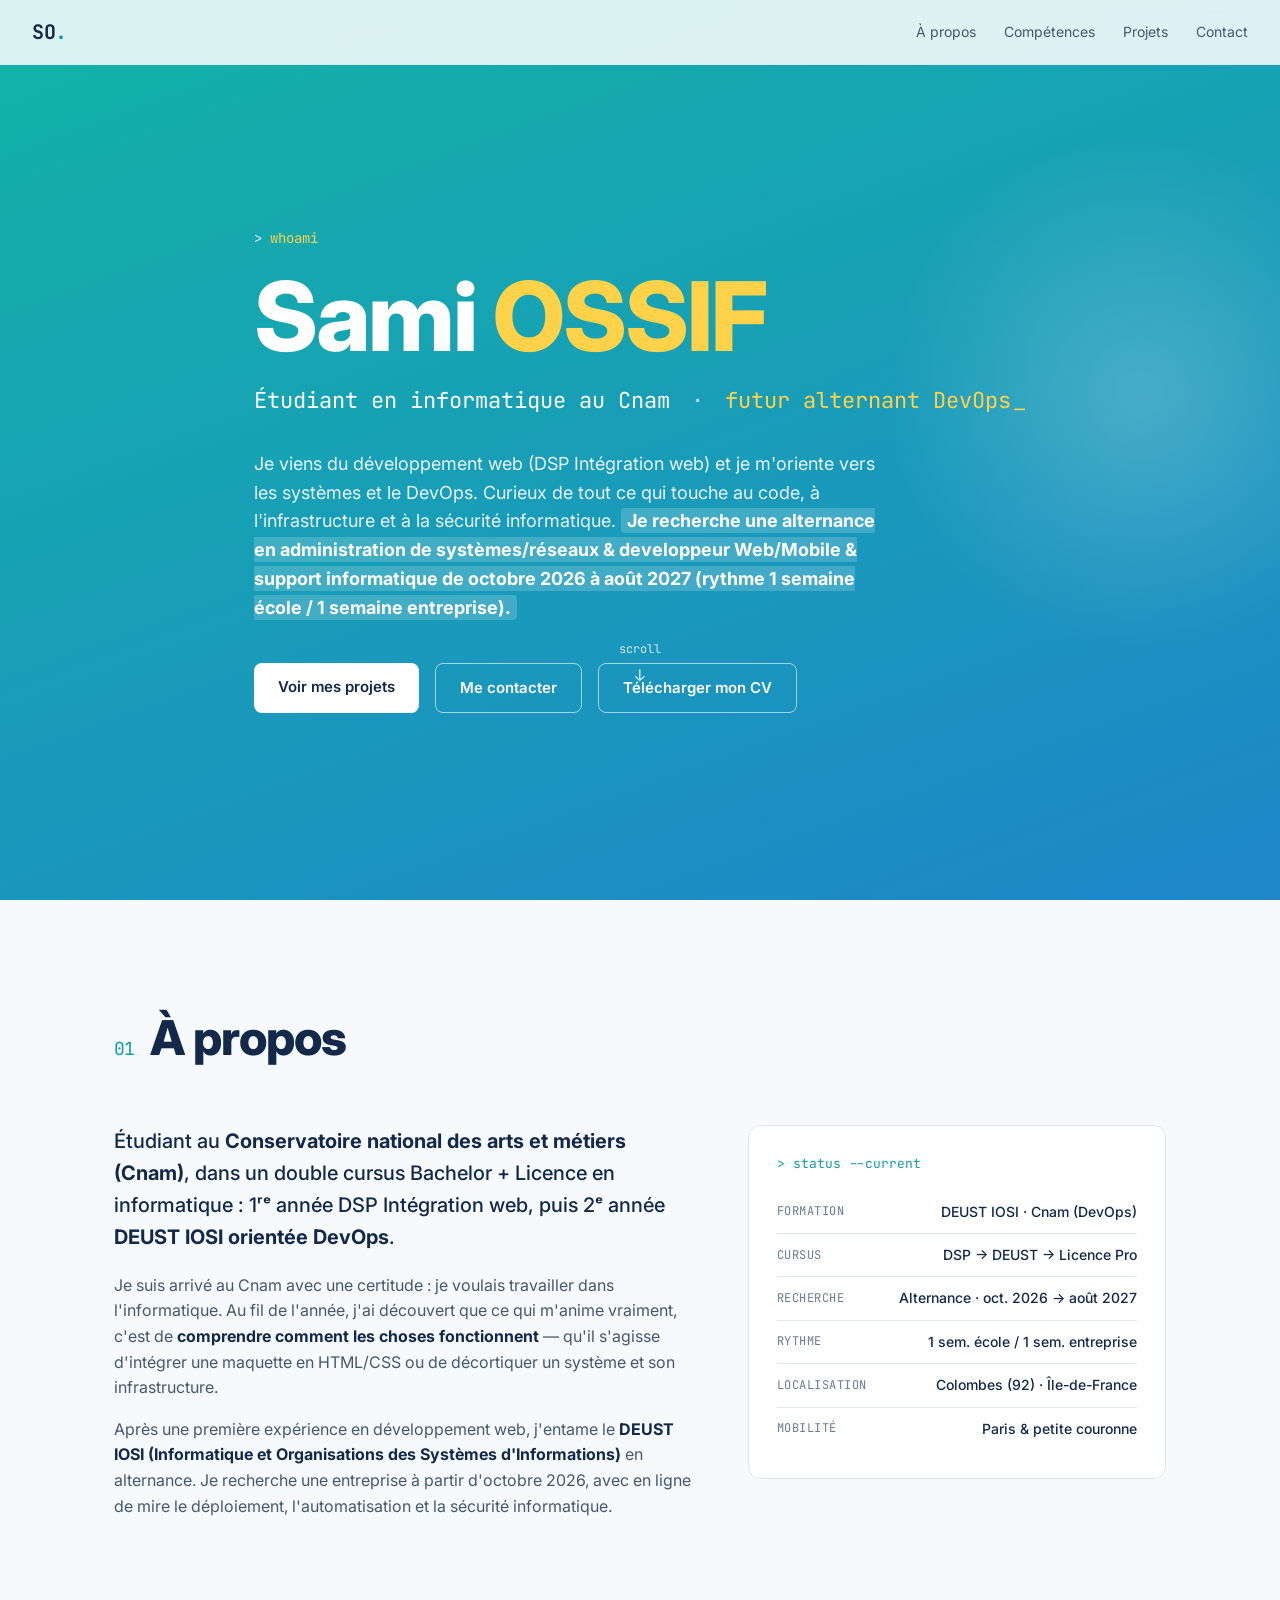
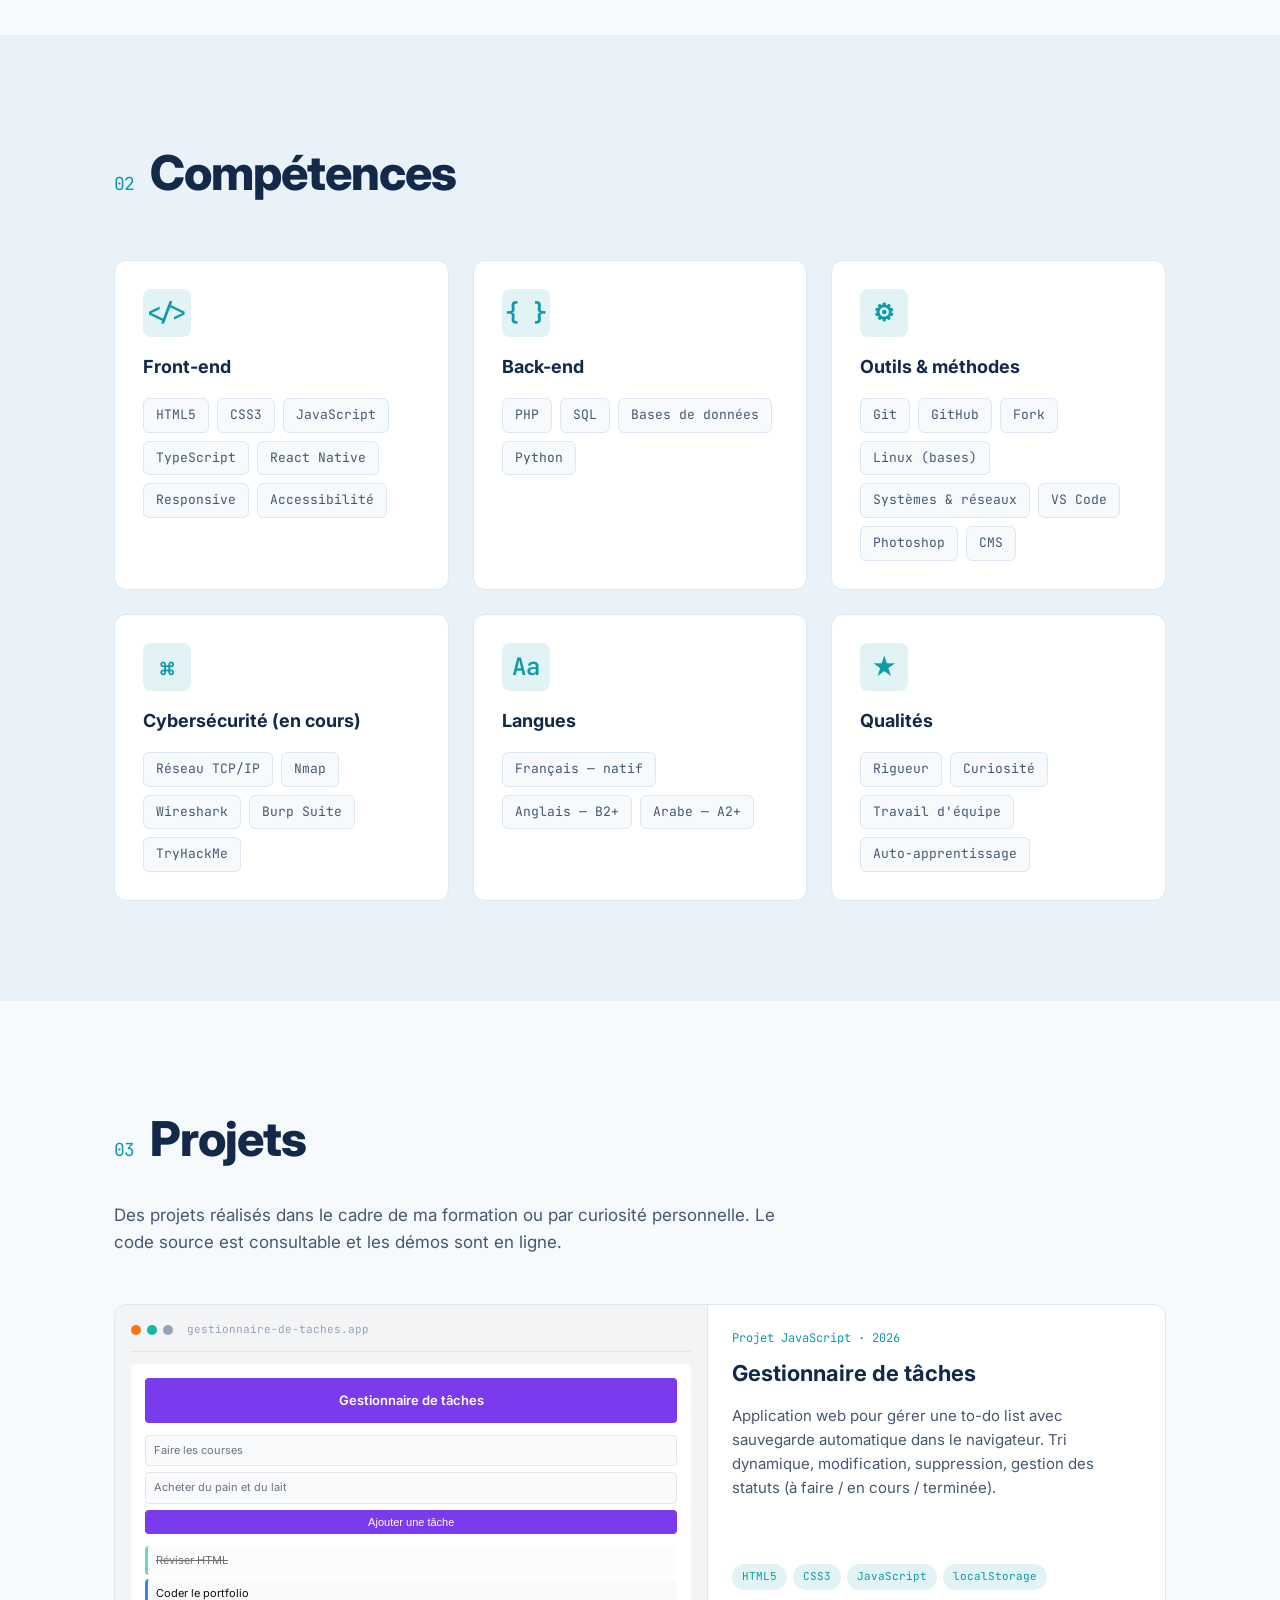
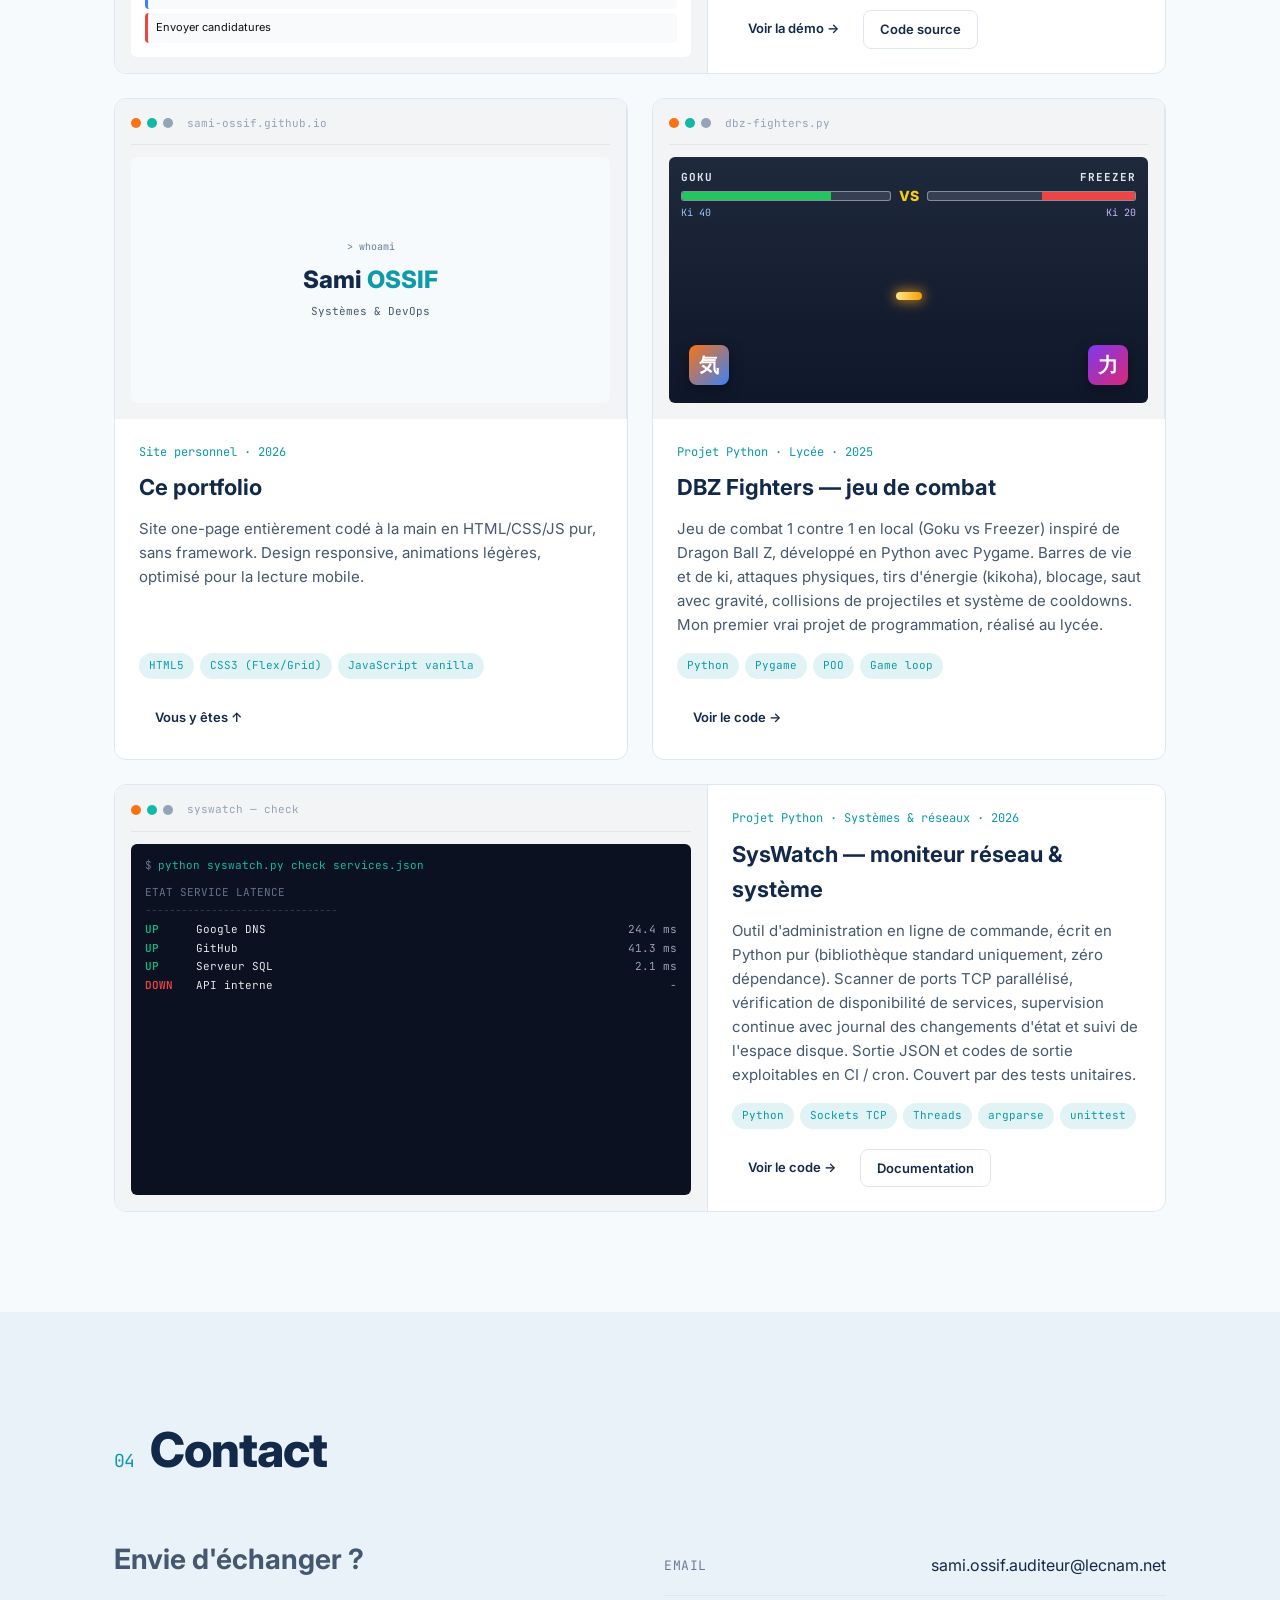
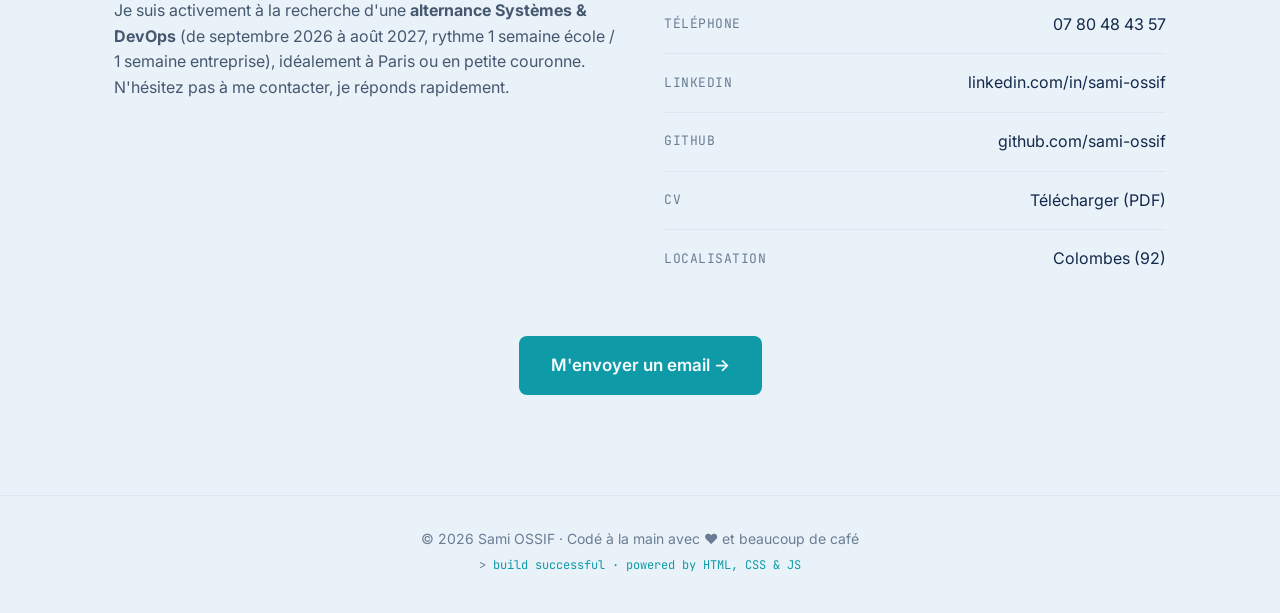
<file: index.html>
<!DOCTYPE html>
<html lang="fr">
<head>
    <meta charset="UTF-8">
    <meta name="viewport" content="width=device-width, initial-scale=1.0">
    <meta name="description" content="Portfolio de Sami OSSIF — étudiant en informatique au Cnam (DSP → DEUST IOSI). Recherche une alternance Systèmes &amp; DevOps de septembre 2026 à juin 2028.">
    <title>Sami OSSIF — Futur Technicien Systèmes &amp; DevOps</title>

    <link rel="preconnect" href="https://fonts.googleapis.com">
    <link rel="preconnect" href="https://fonts.gstatic.com" crossorigin>
    <link href="https://fonts.googleapis.com/css2?family=Inter:wght@400;500;600;700;800&family=JetBrains+Mono:wght@400;500&display=swap" rel="stylesheet">

    <link rel="stylesheet" href="style.css">
    <script src="script.js" defer></script>
</head>
<body>

    <!-- =========== NAVIGATION =========== -->
    <nav class="nav">
        <a href="#" class="nav-logo">SO<span class="accent">.</span></a>
        <ul class="nav-links" id="navLinks">
            <li><a href="#about">À propos</a></li>
            <li><a href="#skills">Compétences</a></li>
            <li><a href="#projects">Projets</a></li>
            <li><a href="#contact">Contact</a></li>
        </ul>
        <button class="nav-burger" id="navBurger" aria-label="Ouvrir le menu">
            <span></span><span></span><span></span>
        </button>
    </nav>

    <!-- =========== HERO =========== -->
    <header class="hero">
        <div class="container">
            <p class="terminal-prompt">&gt; <span class="terminal-cmd">whoami</span></p>
            <h1 class="hero-name">Sami <span class="accent">OSSIF</span></h1>
            <p class="hero-role">
                <span class="role-fixed">Étudiant en informatique au Cnam</span>
                <span class="role-sep">·</span>
                <span class="role-typed" id="typed"></span><span class="cursor">_</span>
            </p>
            <p class="hero-bio">
                Je viens du développement web (DSP Intégration web) et je m'oriente vers les
                systèmes et le DevOps. Curieux de tout ce qui touche au code, à l'infrastructure
                et à la sécurité informatique.
                <strong>Je recherche une alternance en administration de systèmes/réseaux &amp; developpeur Web/Mobile &amp; support informatique de octobre 2026 à août 2027 (rythme 1 semaine école / 1 semaine entreprise).</strong>
            </p>
            <div class="hero-ctas">
                <a href="#projects" class="btn btn-primary">Voir mes projets</a>
                <a href="#contact" class="btn btn-ghost">Me contacter</a>
                <a href="CV_OSSIF_Sami.pdf" download class="btn btn-ghost">Télécharger mon CV</a>
            </div>
            <div class="hero-scroll" aria-hidden="true">
                <span>scroll</span>
                <span class="arrow">↓</span>
            </div>
        </div>
    </header>

    <!-- =========== À PROPOS =========== -->
    <section id="about" class="section">
        <div class="container">
            <h2 class="section-title"><span class="num">01</span> À propos</h2>
            <div class="about-grid">
                <div class="about-text">
                    <p class="lead">
                        Étudiant au <strong>Conservatoire national des arts et métiers (Cnam)</strong>,
                        dans un double cursus Bachelor + Licence en informatique : 1ʳᵉ année DSP Intégration web,
                        puis 2ᵉ année <strong>DEUST IOSI orientée DevOps</strong>.
                    </p>
                    <p>
                        Je suis arrivé au Cnam avec une certitude : je voulais travailler dans
                        l'informatique. Au fil de l'année, j'ai découvert que ce qui m'anime vraiment,
                        c'est de <strong>comprendre comment les choses fonctionnent</strong> — qu'il
                        s'agisse d'intégrer une maquette en HTML/CSS ou de décortiquer un système
                        et son infrastructure.
                    </p>
                    <p>
                        Après une première expérience en développement web, j'entame le
                        <strong>DEUST IOSI (Informatique et Organisations des Systèmes d'Informations)</strong> en alternance. Je recherche
                        une entreprise à partir d'octobre 2026, avec en ligne de mire le déploiement,
                        l'automatisation et la sécurité informatique.
                    </p>
                </div>
                <aside class="about-card">
                    <p class="card-label">&gt; status --current</p>
                    <ul class="status-list">
                        <li><span class="status-key">Formation</span><span class="status-val">DEUST IOSI · Cnam (DevOps)</span></li>
                        <li><span class="status-key">Cursus</span><span class="status-val">DSP → DEUST → Licence Pro</span></li>
                        <li><span class="status-key">Recherche</span><span class="status-val">Alternance · oct. 2026 → août 2027</span></li>
                        <li><span class="status-key">Rythme</span><span class="status-val">1 sem. école / 1 sem. entreprise</span></li>
                        <li><span class="status-key">Localisation</span><span class="status-val">Colombes (92) · Île-de-France</span></li>
                        <li><span class="status-key">Mobilité</span><span class="status-val">Paris &amp; petite couronne</span></li>
                    </ul>
                </aside>
            </div>
        </div>
    </section>

    <!-- =========== COMPÉTENCES =========== -->
    <section id="skills" class="section section-alt">
        <div class="container">
            <h2 class="section-title"><span class="num">02</span> Compétences</h2>
            <div class="skills-grid">
                <article class="skill-card">
                    <div class="skill-icon">&lt;/&gt;</div>
                    <h3>Front-end</h3>
                    <ul class="skill-tags">
                        <li>HTML5</li>
                        <li>CSS3</li>
                        <li>JavaScript</li>
                        <li>TypeScript</li>
                        <li>React Native</li>
                        <li>Responsive</li>
                        <li>Accessibilité</li>
                    </ul>
                </article>

                <article class="skill-card">
                    <div class="skill-icon">{ }</div>
                    <h3>Back-end</h3>
                    <ul class="skill-tags">
                        <li>PHP</li>
                        <li>SQL</li>
                        <li>Bases de données</li>
                        <li>Python</li>
                    </ul>
                </article>

                <article class="skill-card">
                    <div class="skill-icon">⚙</div>
                    <h3>Outils &amp; méthodes</h3>
                    <ul class="skill-tags">
                        <li>Git</li>
                        <li>GitHub</li>
                        <li>Fork</li>
                        <li>Linux (bases)</li>
                        <li>Systèmes &amp; réseaux</li>
                        <li>VS Code</li>
                        <li>Photoshop</li>
                        <li>CMS</li>
                    </ul>
                </article>

                <article class="skill-card">
                    <div class="skill-icon">⌘</div>
                    <h3>Cybersécurité (en cours)</h3>
                    <ul class="skill-tags">
                        <li>Réseau TCP/IP</li>
                        <li>Nmap</li>
                        <li>Wireshark</li>
                        <li>Burp Suite</li>
                        <li>TryHackMe</li>
                    </ul>
                </article>

                <article class="skill-card">
                    <div class="skill-icon">Aa</div>
                    <h3>Langues</h3>
                    <ul class="skill-tags">
                        <li>Français — natif</li>
                        <li>Anglais — B2+</li>
                        <li>Arabe — A2+</li>
                    </ul>
                </article>

                <article class="skill-card">
                    <div class="skill-icon">★</div>
                    <h3>Qualités</h3>
                    <ul class="skill-tags">
                        <li>Rigueur</li>
                        <li>Curiosité</li>
                        <li>Travail d'équipe</li>
                        <li>Auto-apprentissage</li>
                    </ul>
                </article>
            </div>
        </div>
    </section>

    <!-- =========== PROJETS =========== -->
    <section id="projects" class="section">
        <div class="container">
            <h2 class="section-title"><span class="num">03</span> Projets</h2>
            <p class="section-intro">
                Des projets réalisés dans le cadre de ma formation ou par curiosité personnelle.
                Le code source est consultable et les démos sont en ligne.
            </p>

            <div class="projects-grid">

                <!-- Projet 1 : Gestionnaire de tâches -->
                <article class="project-card featured">
                    <div class="project-mockup">
                        <div class="mockup-bar">
                            <span></span><span></span><span></span>
                            <em>gestionnaire-de-taches.app</em>
                        </div>
                        <div class="mockup-content">
                            <div class="mockup-header">Gestionnaire de tâches</div>
                            <div class="mockup-form">
                                <div class="mockup-input">Faire les courses</div>
                                <div class="mockup-input">Acheter du pain et du lait</div>
                                <button class="mockup-btn">Ajouter une tâche</button>
                            </div>
                            <div class="mockup-list">
                                <div class="mockup-item done">Réviser HTML</div>
                                <div class="mockup-item progress">Coder le portfolio</div>
                                <div class="mockup-item todo">Envoyer candidatures</div>
                            </div>
                        </div>
                    </div>
                    <div class="project-body">
                        <p class="project-meta">Projet JavaScript · 2026</p>
                        <h3>Gestionnaire de tâches</h3>
                        <p class="project-desc">
                            Application web pour gérer une to-do list avec sauvegarde automatique
                            dans le navigateur. Tri dynamique, modification, suppression, gestion
                            des statuts (à faire / en cours / terminée).
                        </p>
                        <ul class="project-tech">
                            <li>HTML5</li>
                            <li>CSS3</li>
                            <li>JavaScript</li>
                            <li>localStorage</li>
                        </ul>
                        <div class="project-links">
                            <a href="Projects/index.html" target="_blank" rel="noopener" class="btn btn-small">Voir la démo →</a>
                            <a href="https://github.com/sami-ossif" target="_blank" rel="noopener" class="btn btn-small btn-ghost">Code source</a>
                        </div>
                    </div>
                </article>

                <!-- Projet 2 : Le portfolio lui-même -->
                <article class="project-card">
                    <div class="project-mockup mockup-portfolio">
                        <div class="mockup-bar">
                            <span></span><span></span><span></span>
                            <em>sami-ossif.github.io</em>
                        </div>
                        <div class="mockup-content mockup-dark">
                            <div class="mockup-hero">
                                <p class="mockup-prompt">&gt; whoami</p>
                                <p class="mockup-name">Sami <span>OSSIF</span></p>
                                <p class="mockup-tag">Systèmes &amp; DevOps</p>
                            </div>
                        </div>
                    </div>
                    <div class="project-body">
                        <p class="project-meta">Site personnel · 2026</p>
                        <h3>Ce portfolio</h3>
                        <p class="project-desc">
                            Site one-page entièrement codé à la main en HTML/CSS/JS pur,
                            sans framework. Design responsive, animations légères,
                            optimisé pour la lecture mobile.
                        </p>
                        <ul class="project-tech">
                            <li>HTML5</li>
                            <li>CSS3 (Flex/Grid)</li>
                            <li>JavaScript vanilla</li>
                        </ul>
                        <div class="project-links">
                            <a href="#" class="btn btn-small">Vous y êtes ↑</a>
                        </div>
                    </div>
                </article>

                <!-- Projet 3 : Jeu de combat Pygame (lycée) -->
                <article class="project-card">
                    <div class="project-mockup mockup-game">
                        <div class="mockup-bar">
                            <span></span><span></span><span></span>
                            <em>dbz-fighters.py</em>
                        </div>
                        <div class="mockup-content mockup-arena">
                            <div class="game-hud">
                                <div class="hud-side">
                                    <span class="hud-name">GOKU</span>
                                    <div class="hud-health"><i class="hp-green" style="width:72%"></i></div>
                                    <span class="hud-ki">Ki 40</span>
                                </div>
                                <span class="hud-vs">VS</span>
                                <div class="hud-side hud-right">
                                    <span class="hud-name">FREEZER</span>
                                    <div class="hud-health"><i class="hp-red" style="width:45%"></i></div>
                                    <span class="hud-ki">Ki 20</span>
                                </div>
                            </div>
                            <div class="game-stage">
                                <span class="fighter fighter-blue">気</span>
                                <span class="blast"></span>
                                <span class="fighter fighter-purple">力</span>
                            </div>
                        </div>
                    </div>
                    <div class="project-body">
                        <p class="project-meta">Projet Python · Lycée · 2025</p>
                        <h3>DBZ Fighters — jeu de combat</h3>
                        <p class="project-desc">
                            Jeu de combat 1 contre 1 en local (Goku vs Freezer) inspiré de
                            Dragon Ball Z, développé en Python avec Pygame. Barres de vie et de ki,
                            attaques physiques, tirs d'énergie (kikoha), blocage, saut avec gravité,
                            collisions de projectiles et système de cooldowns. Mon premier vrai
                            projet de programmation, réalisé au lycée.
                        </p>
                        <ul class="project-tech">
                            <li>Python</li>
                            <li>Pygame</li>
                            <li>POO</li>
                            <li>Game loop</li>
                        </ul>
                        <div class="project-links">
                            <a href="Projet_Pygame_Jeu/Projet%20AbdelAlassane(1)/projet1.py" target="_blank" rel="noopener" class="btn btn-small">Voir le code →</a>
                        </div>
                    </div>
                </article>

                <!-- Projet 4 : SysWatch (outil systèmes & réseaux) -->
                <article class="project-card featured">
                    <div class="project-mockup mockup-terminal">
                        <div class="mockup-bar">
                            <span></span><span></span><span></span>
                            <em>syswatch — check</em>
                        </div>
                        <div class="mockup-content">
                            <p class="term-cmd"><span class="term-dollar">$</span>python syswatch.py check services.json</p>
                            <p class="term-head">ETAT   SERVICE            LATENCE</p>
                            <p class="term-rule">--------------------------------</p>
                            <p class="term-line"><span class="term-up">UP</span>&nbsp;&nbsp;&nbsp;<span class="term-name">Google DNS</span><span class="term-lat">24.4 ms</span></p>
                            <p class="term-line"><span class="term-up">UP</span>&nbsp;&nbsp;&nbsp;<span class="term-name">GitHub</span><span class="term-lat">41.3 ms</span></p>
                            <p class="term-line"><span class="term-up">UP</span>&nbsp;&nbsp;&nbsp;<span class="term-name">Serveur SQL</span><span class="term-lat">2.1 ms</span></p>
                            <p class="term-line"><span class="term-down">DOWN</span>&nbsp;<span class="term-name">API interne</span><span class="term-lat">-</span></p>
                        </div>
                    </div>
                    <div class="project-body">
                        <p class="project-meta">Projet Python · Systèmes &amp; réseaux · 2026</p>
                        <h3>SysWatch — moniteur réseau &amp; système</h3>
                        <p class="project-desc">
                            Outil d'administration en ligne de commande, écrit en Python pur
                            (bibliothèque standard uniquement, zéro dépendance). Scanner de
                            ports TCP parallélisé, vérification de disponibilité de services,
                            supervision continue avec journal des changements d'état et suivi
                            de l'espace disque. Sortie JSON et codes de sortie exploitables
                            en CI / cron. Couvert par des tests unitaires.
                        </p>
                        <ul class="project-tech">
                            <li>Python</li>
                            <li>Sockets TCP</li>
                            <li>Threads</li>
                            <li>argparse</li>
                            <li>unittest</li>
                        </ul>
                        <div class="project-links">
                            <a href="Projet_Monitoring/syswatch.py" target="_blank" rel="noopener" class="btn btn-small">Voir le code →</a>
                            <a href="Projet_Monitoring/README.md" target="_blank" rel="noopener" class="btn btn-small btn-ghost">Documentation</a>
                        </div>
                    </div>
                </article>

            </div>
        </div>
    </section>

    <!-- =========== CONTACT =========== -->
    <section id="contact" class="section section-alt">
        <div class="container">
            <h2 class="section-title"><span class="num">04</span> Contact</h2>
            <div class="contact-wrapper">
                <div class="contact-text">
                    <p class="lead">Envie d'échanger ?</p>
                    <p>
                        Je suis activement à la recherche d'une <strong>alternance Systèmes &amp; DevOps</strong>
                        (de septembre 2026 à août 2027, rythme 1 semaine école / 1 semaine entreprise),
                        idéalement à Paris ou en petite couronne. N'hésitez pas à me contacter,
                        je réponds rapidement.
                    </p>
                </div>
                <ul class="contact-list">
                    <li>
                        <span class="contact-label">Email</span>
                        <a href="mailto:sami.ossif.auditeur@lecnam.net">sami.ossif.auditeur@lecnam.net</a>
                    </li>
                    <li>
                        <span class="contact-label">Téléphone</span>
                        <a href="tel:+33780484357">07 80 48 43 57</a>
                    </li>
                    <li>
                        <span class="contact-label">LinkedIn</span>
                        <a href="https://www.linkedin.com/in/sami-ossif" target="_blank" rel="noopener">linkedin.com/in/sami-ossif</a>
                    </li>
                    <li>
                        <span class="contact-label">GitHub</span>
                        <a href="https://github.com/sami-ossif" target="_blank" rel="noopener">github.com/sami-ossif</a>
                    </li>
                    <li>
                        <span class="contact-label">CV</span>
                        <a href="CV_OSSIF_Sami.pdf" download>Télécharger (PDF)</a>
                    </li>
                    <li>
                        <span class="contact-label">Localisation</span>
                        <span>Colombes (92)</span>
                    </li>
                </ul>
            </div>
            <div class="contact-cta">
                <a href="mailto:sami.ossif.auditeur@lecnam.net?subject=Alternance%20Syst%C3%A8mes%20%26%20DevOps%20-%20Sami%20OSSIF" class="btn btn-primary btn-large">M'envoyer un email →</a>
            </div>
        </div>
    </section>

    <!-- =========== FOOTER =========== -->
    <footer class="footer">
        <div class="container">
            <p>&copy; 2026 Sami OSSIF · Codé à la main avec ♥ et beaucoup de café</p>
            <p class="footer-credit">&gt; <span>build successful · powered by HTML, CSS &amp; JS</span></p>
        </div>
    </footer>

</body>
</html>
</file>
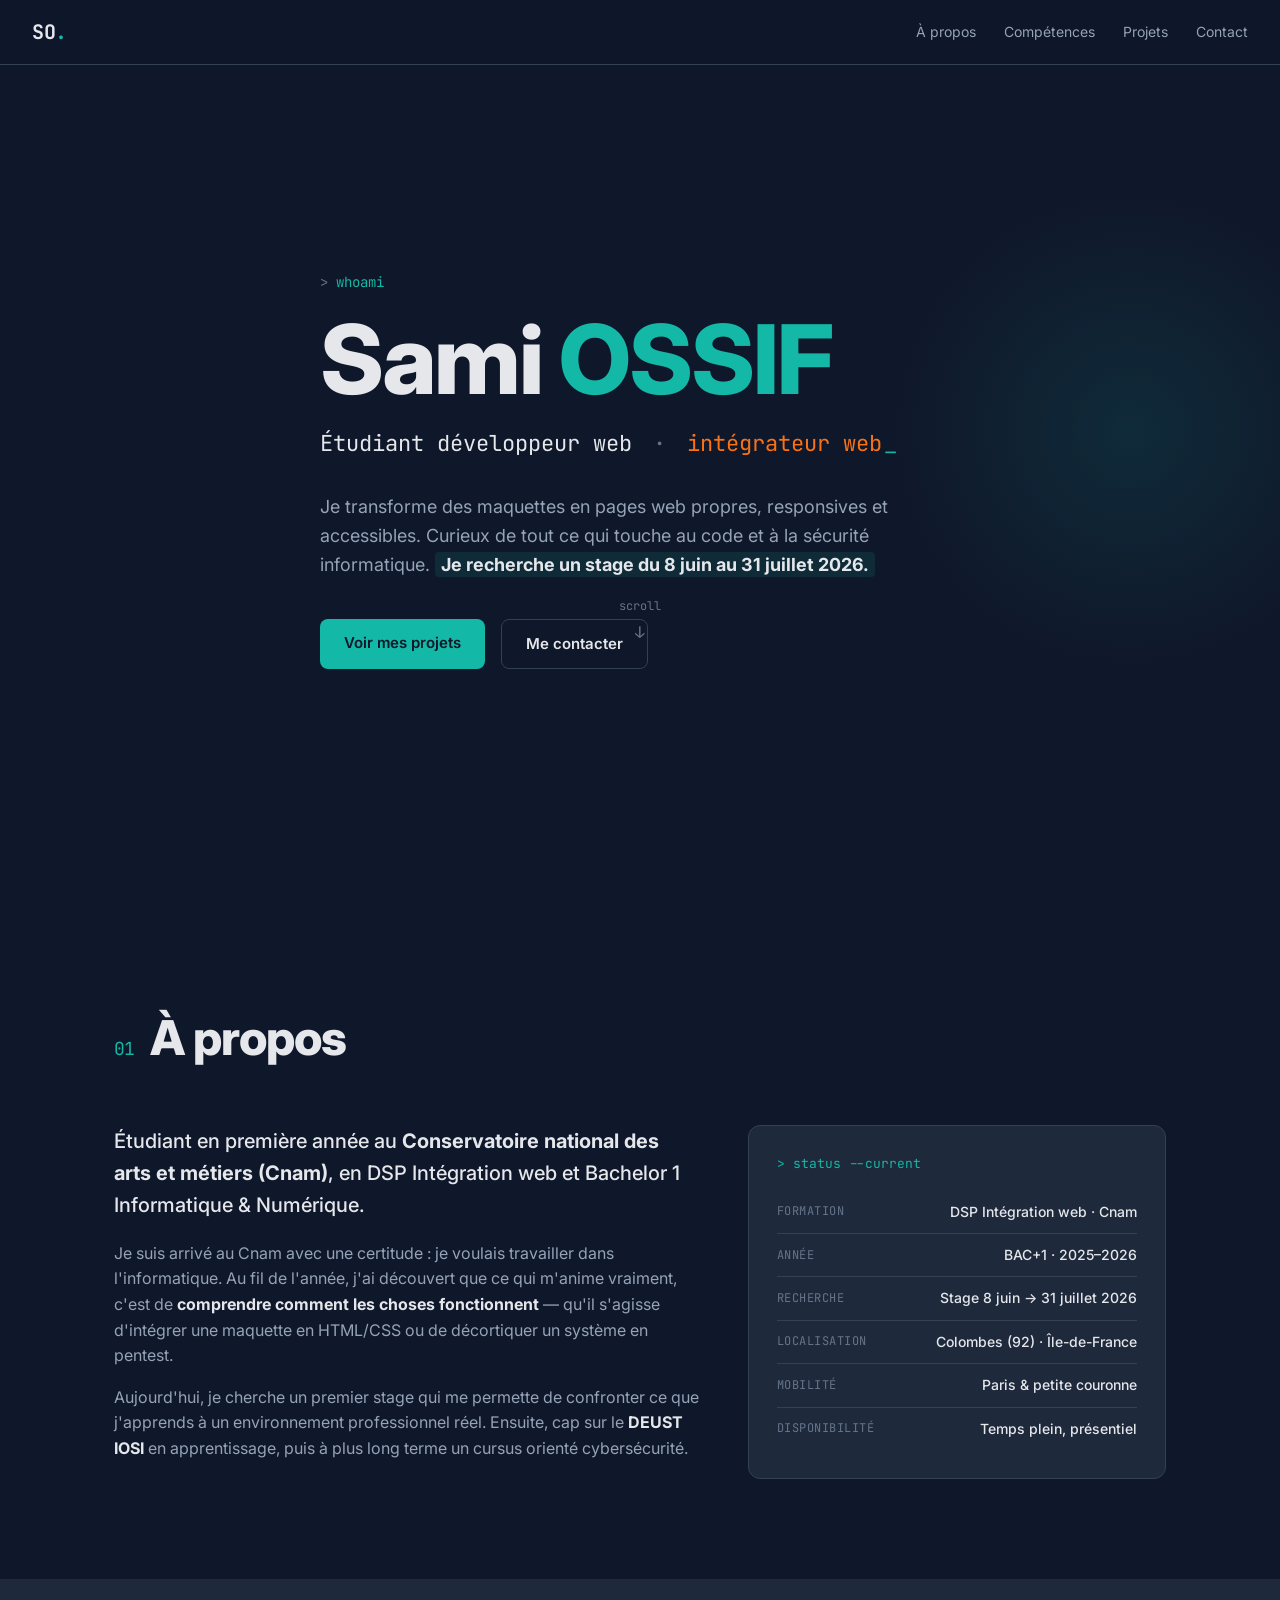
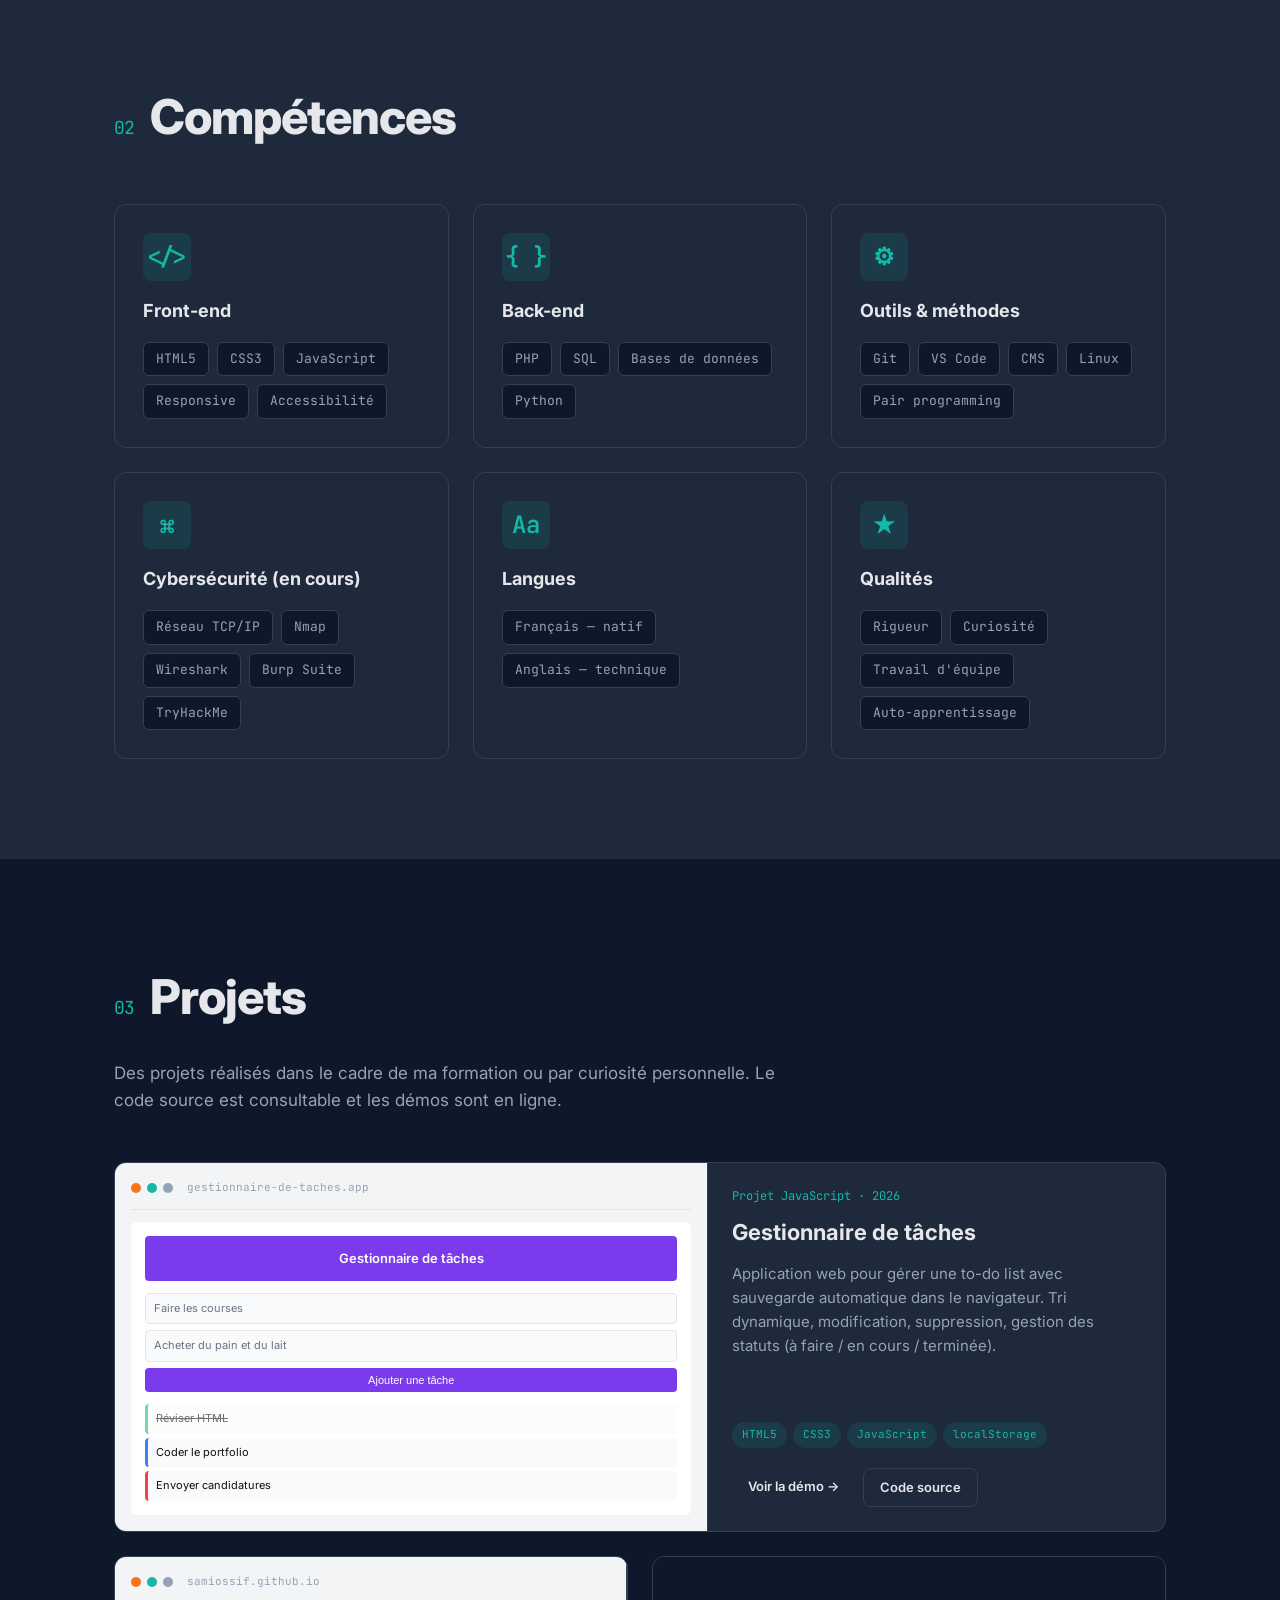
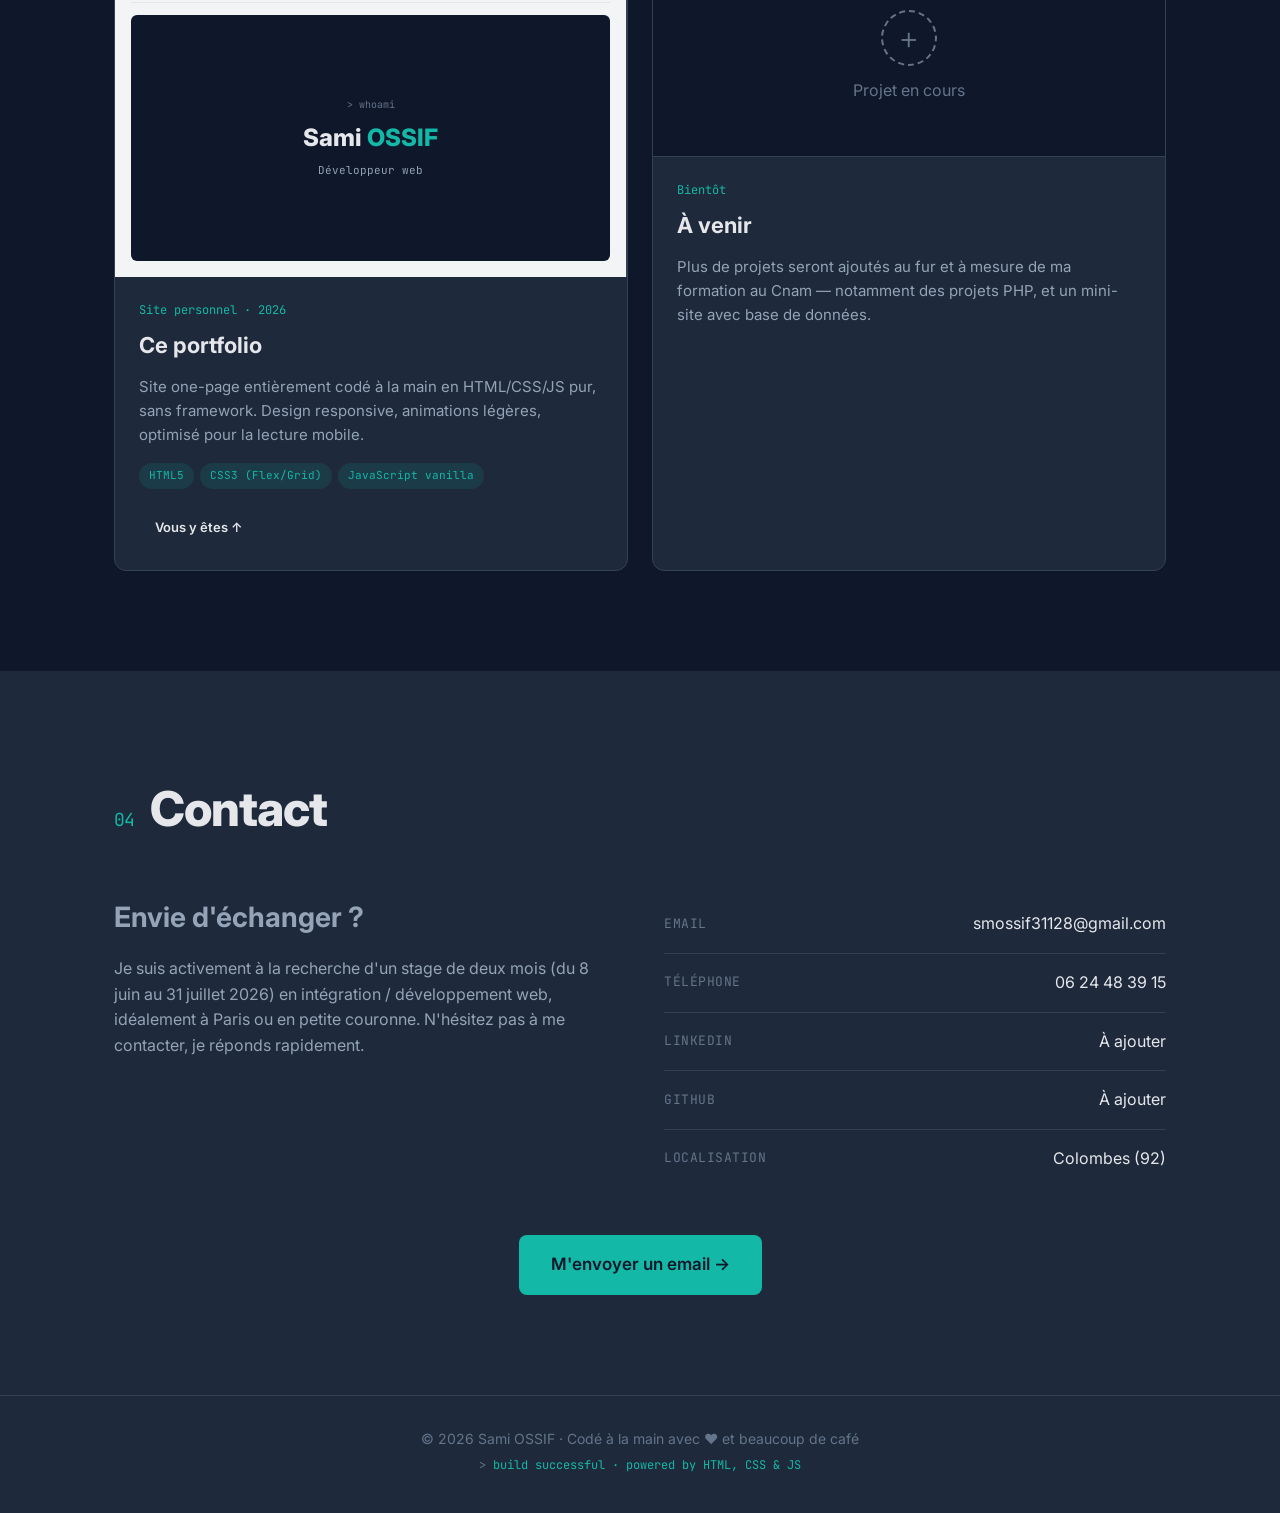
<file: portfolio/index.html>
<!DOCTYPE html>
<html lang="fr">
<head>
    <meta charset="UTF-8">
    <meta name="viewport" content="width=device-width, initial-scale=1.0">
    <meta name="description" content="Portfolio de Sami OSSIF — étudiant développeur web au Cnam. Stage juin-juillet 2026.">
    <title>Sami OSSIF — Étudiant développeur web</title>

    <link rel="preconnect" href="https://fonts.googleapis.com">
    <link rel="preconnect" href="https://fonts.gstatic.com" crossorigin>
    <link href="https://fonts.googleapis.com/css2?family=Inter:wght@400;500;600;700;800&family=JetBrains+Mono:wght@400;500&display=swap" rel="stylesheet">

    <link rel="stylesheet" href="style.css">
    <script src="script.js" defer></script>
</head>
<body>

    <!-- =========== NAVIGATION =========== -->
    <nav class="nav">
        <a href="#" class="nav-logo">SO<span class="accent">.</span></a>
        <ul class="nav-links" id="navLinks">
            <li><a href="#about">À propos</a></li>
            <li><a href="#skills">Compétences</a></li>
            <li><a href="#projects">Projets</a></li>
            <li><a href="#contact">Contact</a></li>
        </ul>
        <button class="nav-burger" id="navBurger" aria-label="Ouvrir le menu">
            <span></span><span></span><span></span>
        </button>
    </nav>

    <!-- =========== HERO =========== -->
    <header class="hero">
        <div class="container">
            <p class="terminal-prompt">&gt; <span class="terminal-cmd">whoami</span></p>
            <h1 class="hero-name">Sami <span class="accent">OSSIF</span></h1>
            <p class="hero-role">
                <span class="role-fixed">Étudiant développeur web</span>
                <span class="role-sep">·</span>
                <span class="role-typed" id="typed"></span><span class="cursor">_</span>
            </p>
            <p class="hero-bio">
                Je transforme des maquettes en pages web propres, responsives et accessibles.
                Curieux de tout ce qui touche au code et à la sécurité informatique.
                <strong>Je recherche un stage du 8 juin au 31 juillet 2026.</strong>
            </p>
            <div class="hero-ctas">
                <a href="#projects" class="btn btn-primary">Voir mes projets</a>
                <a href="#contact" class="btn btn-ghost">Me contacter</a>
            </div>
            <div class="hero-scroll" aria-hidden="true">
                <span>scroll</span>
                <span class="arrow">↓</span>
            </div>
        </div>
    </header>

    <!-- =========== À PROPOS =========== -->
    <section id="about" class="section">
        <div class="container">
            <h2 class="section-title"><span class="num">01</span> À propos</h2>
            <div class="about-grid">
                <div class="about-text">
                    <p class="lead">
                        Étudiant en première année au <strong>Conservatoire national des arts et métiers (Cnam)</strong>,
                        en DSP Intégration web et Bachelor 1 Informatique & Numérique.
                    </p>
                    <p>
                        Je suis arrivé au Cnam avec une certitude : je voulais travailler dans
                        l'informatique. Au fil de l'année, j'ai découvert que ce qui m'anime vraiment,
                        c'est de <strong>comprendre comment les choses fonctionnent</strong> — qu'il
                        s'agisse d'intégrer une maquette en HTML/CSS ou de décortiquer un système
                        en pentest.
                    </p>
                    <p>
                        Aujourd'hui, je cherche un premier stage qui me permette de
                        confronter ce que j'apprends à un environnement professionnel réel.
                        Ensuite, cap sur le <strong>DEUST IOSI</strong> en apprentissage, puis
                        à plus long terme un cursus orienté cybersécurité.
                    </p>
                </div>
                <aside class="about-card">
                    <p class="card-label">&gt; status --current</p>
                    <ul class="status-list">
                        <li><span class="status-key">Formation</span><span class="status-val">DSP Intégration web · Cnam</span></li>
                        <li><span class="status-key">Année</span><span class="status-val">BAC+1 · 2025–2026</span></li>
                        <li><span class="status-key">Recherche</span><span class="status-val">Stage 8 juin → 31 juillet 2026</span></li>
                        <li><span class="status-key">Localisation</span><span class="status-val">Colombes (92) · Île-de-France</span></li>
                        <li><span class="status-key">Mobilité</span><span class="status-val">Paris &amp; petite couronne</span></li>
                        <li><span class="status-key">Disponibilité</span><span class="status-val">Temps plein, présentiel</span></li>
                    </ul>
                </aside>
            </div>
        </div>
    </section>

    <!-- =========== COMPÉTENCES =========== -->
    <section id="skills" class="section section-alt">
        <div class="container">
            <h2 class="section-title"><span class="num">02</span> Compétences</h2>
            <div class="skills-grid">
                <article class="skill-card">
                    <div class="skill-icon">&lt;/&gt;</div>
                    <h3>Front-end</h3>
                    <ul class="skill-tags">
                        <li>HTML5</li>
                        <li>CSS3</li>
                        <li>JavaScript</li>
                        <li>Responsive</li>
                        <li>Accessibilité</li>
                    </ul>
                </article>

                <article class="skill-card">
                    <div class="skill-icon">{ }</div>
                    <h3>Back-end</h3>
                    <ul class="skill-tags">
                        <li>PHP</li>
                        <li>SQL</li>
                        <li>Bases de données</li>
                        <li>Python</li>
                    </ul>
                </article>

                <article class="skill-card">
                    <div class="skill-icon">⚙</div>
                    <h3>Outils &amp; méthodes</h3>
                    <ul class="skill-tags">
                        <li>Git</li>
                        <li>VS Code</li>
                        <li>CMS</li>
                        <li>Linux</li>
                        <li>Pair programming</li>
                    </ul>
                </article>

                <article class="skill-card">
                    <div class="skill-icon">⌘</div>
                    <h3>Cybersécurité (en cours)</h3>
                    <ul class="skill-tags">
                        <li>Réseau TCP/IP</li>
                        <li>Nmap</li>
                        <li>Wireshark</li>
                        <li>Burp Suite</li>
                        <li>TryHackMe</li>
                    </ul>
                </article>

                <article class="skill-card">
                    <div class="skill-icon">Aa</div>
                    <h3>Langues</h3>
                    <ul class="skill-tags">
                        <li>Français — natif</li>
                        <li>Anglais — technique</li>
                    </ul>
                </article>

                <article class="skill-card">
                    <div class="skill-icon">★</div>
                    <h3>Qualités</h3>
                    <ul class="skill-tags">
                        <li>Rigueur</li>
                        <li>Curiosité</li>
                        <li>Travail d'équipe</li>
                        <li>Auto-apprentissage</li>
                    </ul>
                </article>
            </div>
        </div>
    </section>

    <!-- =========== PROJETS =========== -->
    <section id="projects" class="section">
        <div class="container">
            <h2 class="section-title"><span class="num">03</span> Projets</h2>
            <p class="section-intro">
                Des projets réalisés dans le cadre de ma formation ou par curiosité personnelle.
                Le code source est consultable et les démos sont en ligne.
            </p>

            <div class="projects-grid">

                <!-- Projet 1 : Gestionnaire de tâches -->
                <article class="project-card featured">
                    <div class="project-mockup">
                        <div class="mockup-bar">
                            <span></span><span></span><span></span>
                            <em>gestionnaire-de-taches.app</em>
                        </div>
                        <div class="mockup-content">
                            <div class="mockup-header">Gestionnaire de tâches</div>
                            <div class="mockup-form">
                                <div class="mockup-input">Faire les courses</div>
                                <div class="mockup-input">Acheter du pain et du lait</div>
                                <button class="mockup-btn">Ajouter une tâche</button>
                            </div>
                            <div class="mockup-list">
                                <div class="mockup-item done">Réviser HTML</div>
                                <div class="mockup-item progress">Coder le portfolio</div>
                                <div class="mockup-item todo">Envoyer candidatures</div>
                            </div>
                        </div>
                    </div>
                    <div class="project-body">
                        <p class="project-meta">Projet JavaScript · 2026</p>
                        <h3>Gestionnaire de tâches</h3>
                        <p class="project-desc">
                            Application web pour gérer une to-do list avec sauvegarde automatique
                            dans le navigateur. Tri dynamique, modification, suppression, gestion
                            des statuts (à faire / en cours / terminée).
                        </p>
                        <ul class="project-tech">
                            <li>HTML5</li>
                            <li>CSS3</li>
                            <li>JavaScript</li>
                            <li>localStorage</li>
                        </ul>
                        <div class="project-links">
                            <a href="projects/gestionnaire-taches/index.html" target="_blank" rel="noopener" class="btn btn-small">Voir la démo →</a>
                            <a href="https://github.com/[VOTRE_PSEUDO]" target="_blank" rel="noopener" class="btn btn-small btn-ghost">Code source</a>
                        </div>
                    </div>
                </article>

                <!-- Projet 2 : Le portfolio lui-même -->
                <article class="project-card">
                    <div class="project-mockup mockup-portfolio">
                        <div class="mockup-bar">
                            <span></span><span></span><span></span>
                            <em>samiossif.github.io</em>
                        </div>
                        <div class="mockup-content mockup-dark">
                            <div class="mockup-hero">
                                <p class="mockup-prompt">&gt; whoami</p>
                                <p class="mockup-name">Sami <span>OSSIF</span></p>
                                <p class="mockup-tag">Développeur web</p>
                            </div>
                        </div>
                    </div>
                    <div class="project-body">
                        <p class="project-meta">Site personnel · 2026</p>
                        <h3>Ce portfolio</h3>
                        <p class="project-desc">
                            Site one-page entièrement codé à la main en HTML/CSS/JS pur,
                            sans framework. Design responsive, animations légères,
                            optimisé pour la lecture mobile.
                        </p>
                        <ul class="project-tech">
                            <li>HTML5</li>
                            <li>CSS3 (Flex/Grid)</li>
                            <li>JavaScript vanilla</li>
                        </ul>
                        <div class="project-links">
                            <a href="#" class="btn btn-small">Vous y êtes ↑</a>
                        </div>
                    </div>
                </article>

                <!-- Projet 3 : Placeholder -->
                <article class="project-card project-soon">
                    <div class="project-placeholder">
                        <span class="placeholder-icon">+</span>
                        <p>Projet en cours</p>
                    </div>
                    <div class="project-body">
                        <p class="project-meta">Bientôt</p>
                        <h3>À venir</h3>
                        <p class="project-desc">
                            Plus de projets seront ajoutés au fur et à mesure de ma formation
                            au Cnam — notamment des projets PHP, et un mini-site avec base de données.
                        </p>
                    </div>
                </article>

            </div>
        </div>
    </section>

    <!-- =========== CONTACT =========== -->
    <section id="contact" class="section section-alt">
        <div class="container">
            <h2 class="section-title"><span class="num">04</span> Contact</h2>
            <div class="contact-wrapper">
                <div class="contact-text">
                    <p class="lead">Envie d'échanger ?</p>
                    <p>
                        Je suis activement à la recherche d'un stage de deux mois
                        (du 8 juin au 31 juillet 2026) en intégration / développement web,
                        idéalement à Paris ou en petite couronne. N'hésitez pas à me contacter,
                        je réponds rapidement.
                    </p>
                </div>
                <ul class="contact-list">
                    <li>
                        <span class="contact-label">Email</span>
                        <a href="mailto:smossif31128@gmail.com">smossif31128@gmail.com</a>
                    </li>
                    <li>
                        <span class="contact-label">Téléphone</span>
                        <a href="tel:+33624483915">06 24 48 39 15</a>
                    </li>
                    <li>
                        <span class="contact-label">LinkedIn</span>
                        <a href="https://www.linkedin.com/in/[VOTRE_PSEUDO]" target="_blank" rel="noopener">À ajouter</a>
                    </li>
                    <li>
                        <span class="contact-label">GitHub</span>
                        <a href="https://github.com/[VOTRE_PSEUDO]" target="_blank" rel="noopener">À ajouter</a>
                    </li>
                    <li>
                        <span class="contact-label">Localisation</span>
                        <span>Colombes (92)</span>
                    </li>
                </ul>
            </div>
            <div class="contact-cta">
                <a href="mailto:smossif31128@gmail.com?subject=Stage%20Int%C3%A9grateur%20Web%20-%20Sami%20OSSIF" class="btn btn-primary btn-large">M'envoyer un email →</a>
            </div>
        </div>
    </section>

    <!-- =========== FOOTER =========== -->
    <footer class="footer">
        <div class="container">
            <p>&copy; 2026 Sami OSSIF · Codé à la main avec ♥ et beaucoup de café</p>
            <p class="footer-credit">&gt; <span>build successful · powered by HTML, CSS &amp; JS</span></p>
        </div>
    </footer>

</body>
</html>
</file>
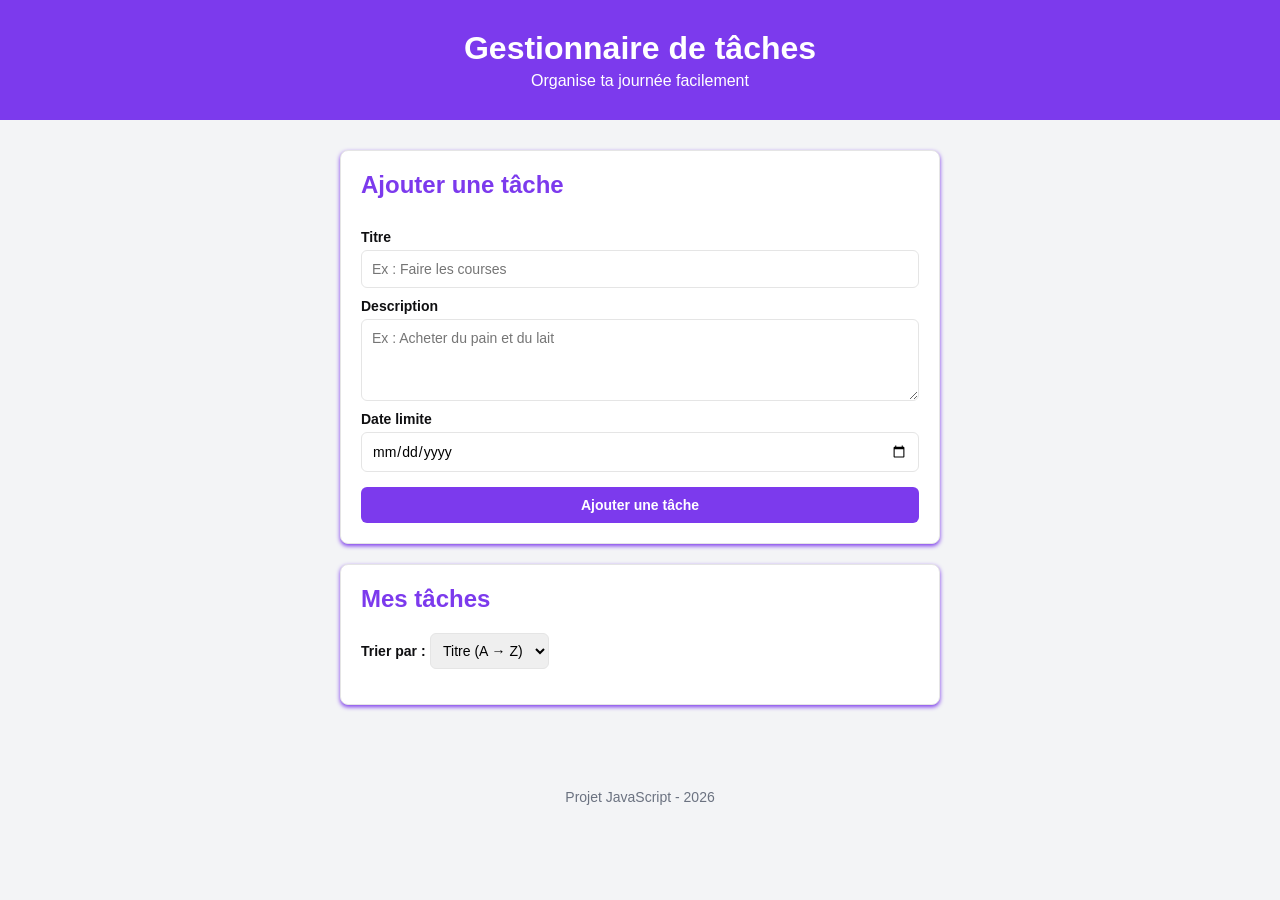
<file: Projects/index.html>
<!DOCTYPE html>
<html lang="fr">

<head>

    <meta charset="UTF-8">
    <title>Gestionnaire de Tâches</title>
    <link rel="stylesheet" href="style.css">
    <script src="script.js" defer></script>

</head>

<body>

    <header>
        <h1>Gestionnaire de tâches</h1>
        <p>Organise ta journée facilement</p>
    </header>
    
    <main>

        <!-- BOÎTE 1 : Le formulaire pour ajouter une tâche -->
        <section class="boite">
            <h2>Ajouter une tâche</h2>

            <form id="taskForm">

                <!-- Champ pour le TITRE de la tâche (obligatoire) -->
                <label for="titreTache">Titre</label>
                <input type="text" id="titreTache" placeholder="Ex : Faire les courses" required>

                <!-- Champ pour la DESCRIPTION de la tâche -->
                <label for="taskDesc">Description</label>
                <textarea id="taskDesc" placeholder="Ex : Acheter du pain et du lait"></textarea>

                <!-- Champ pour la DATE LIMITE-->
                <label for="dateTache">Date limite</label>
                <input type="date" id="dateTache">

                <!-- Le bouton qui ajoutera la tâche-->
                <button type="button" id="ajouterTache">Ajouter une tâche</button>
            </form>
        </section>

        <!-- BOÎTE 2 : La liste des tâches -->
        <section class="boite">
            <h2>Mes tâches</h2>

            <!-- Petit menu pour choisir comment on veut trier les tâches -->
            <label for="triTaches">Trier par :</label>
            <select id="triTaches">
                <option value="titre">Titre (A → Z)</option>
                <option value="date">Date limite</option>
                <option value="statut">Statut</option>
            </select>

            <!-- La liste vide. Le JavaScript ajoutera les <li> à l'intérieur. -->
            <ul id="listeTaches"></ul>
        </section>

    </main>

    <footer>
        <p>Projet JavaScript - 2026</p>
    </footer>

</body>

</html>
</file>
<file: style.css>
/* ===================================
   Portfolio Sami OSSIF
   Style : clair & vibrant (teal → bleu + orange)
   =================================== */

:root {
    --bg: #F7FAFC;
    --bg-alt: #EAF2F9;
    --bg-card: #FFFFFF;
    --bg-card-hover: #F1F6FB;
    --border: #DCE7F1;
    --text: #12294A;
    --text-dim: #45586F;
    --text-muted: #6A7C93;
    --accent: #0E9AA7;        /* teal — couleur ikigai */
    --accent-2: #F97316;      /* orange — couleur ikigai */
    --accent-soft: rgba(14, 154, 167, 0.12);

    --font-sans: 'Inter', system-ui, -apple-system, sans-serif;
    --font-mono: 'JetBrains Mono', 'Fira Code', Consolas, monospace;

    --radius: 12px;
    --radius-sm: 8px;
    --shadow: 0 10px 30px rgba(18, 41, 74, 0.10);
    --transition: 0.2s ease;
}

/* ===== Reset ===== */
* {
    box-sizing: border-box;
    margin: 0;
    padding: 0;
}

html {
    scroll-behavior: smooth;
}

body {
    font-family: var(--font-sans);
    background: var(--bg);
    color: var(--text);
    line-height: 1.6;
    font-size: 16px;
    overflow-x: hidden;
}

img { max-width: 100%; display: block; }
ul { list-style: none; }
a { color: inherit; text-decoration: none; }

.container {
    max-width: 1100px;
    margin: 0 auto;
    padding: 0 24px;
}

.accent { color: var(--accent); }

/* ===== Navigation ===== */
.nav {
    position: fixed;
    top: 0; left: 0; right: 0;
    z-index: 100;
    display: flex;
    justify-content: space-between;
    align-items: center;
    padding: 16px 32px;
    background: rgba(255, 255, 255, 0.85);
    backdrop-filter: blur(10px);
    border-bottom: 1px solid var(--border);
}

.nav-logo {
    font-family: var(--font-mono);
    font-size: 20px;
    font-weight: 700;
    letter-spacing: -0.5px;
}

.nav-links {
    display: flex;
    gap: 28px;
}

.nav-links a {
    font-size: 14px;
    color: var(--text-dim);
    transition: color var(--transition);
    position: relative;
}

.nav-links a:hover {
    color: var(--accent);
}

.nav-links a::after {
    content: '';
    position: absolute;
    bottom: -4px; left: 0;
    width: 0;
    height: 2px;
    background: var(--accent);
    transition: width var(--transition);
}

.nav-links a:hover::after { width: 100%; }

.nav-burger {
    display: none;
    background: none;
    border: none;
    cursor: pointer;
    width: 32px;
    height: 32px;
    flex-direction: column;
    justify-content: space-around;
}

.nav-burger span {
    display: block;
    height: 2px;
    background: var(--text);
    transition: var(--transition);
}

/* ===== Hero ===== */
.hero {
    min-height: 100vh;
    display: flex;
    align-items: center;
    padding: 120px 0 80px;
    position: relative;
    overflow: hidden;
    background: linear-gradient(160deg, #12B4A6 0%, #1E86C9 100%);
    color: #eef6ff;
}

.hero::before {
    content: '';
    position: absolute;
    top: 15%;
    right: -120px;
    width: 520px;
    height: 520px;
    background: radial-gradient(circle, rgba(255, 255, 255, 0.20) 0%, transparent 70%);
    pointer-events: none;
}

.hero .container { position: relative; z-index: 1; }

.terminal-prompt {
    font-family: var(--font-mono);
    color: var(--text-muted);
    font-size: 14px;
    margin-bottom: 16px;
}

.terminal-cmd {
    color: var(--accent);
}

.hero-name {
    font-size: clamp(48px, 9vw, 96px);
    font-weight: 800;
    line-height: 1.05;
    letter-spacing: -2px;
    margin-bottom: 16px;
}

.hero-role {
    font-family: var(--font-mono);
    font-size: clamp(16px, 2.5vw, 22px);
    color: var(--text-dim);
    margin-bottom: 32px;
    min-height: 1.5em;
}

.role-fixed { color: var(--text); }
.role-sep { color: var(--text-muted); margin: 0 8px; }
.role-typed { color: var(--accent-2); }

.cursor {
    display: inline-block;
    color: var(--accent);
    animation: blink 1s steps(2) infinite;
    margin-left: 2px;
}

@keyframes blink {
    50% { opacity: 0; }
}

.hero-bio {
    font-size: 18px;
    color: var(--text-dim);
    max-width: 640px;
    margin-bottom: 40px;
}

.hero-bio strong {
    color: var(--text);
    background: var(--accent-soft);
    padding: 2px 6px;
    border-radius: 4px;
}

.hero-ctas {
    display: flex;
    gap: 16px;
    flex-wrap: wrap;
}

.hero-scroll {
    position: absolute;
    bottom: 24px; left: 50%;
    transform: translateX(-50%);
    display: flex;
    flex-direction: column;
    align-items: center;
    gap: 4px;
    font-family: var(--font-mono);
    font-size: 12px;
    color: var(--text-muted);
}

.hero-scroll .arrow {
    animation: bounce 1.6s ease-in-out infinite;
    font-size: 16px;
}

@keyframes bounce {
    0%, 100% { transform: translateY(0); }
    50% { transform: translateY(8px); }
}

/* ===== Boutons ===== */
.btn {
    display: inline-block;
    padding: 12px 24px;
    border-radius: var(--radius-sm);
    font-weight: 600;
    font-size: 15px;
    cursor: pointer;
    transition: all var(--transition);
    border: none;
    font-family: var(--font-sans);
}

.btn-primary {
    background: var(--accent);
    color: var(--bg);
}

.btn-primary:hover {
    background: var(--accent-2);
    transform: translateY(-2px);
    box-shadow: 0 8px 16px rgba(249, 115, 22, 0.25);
}

.btn-ghost {
    background: transparent;
    color: var(--text);
    border: 1px solid var(--border);
}

.btn-ghost:hover {
    border-color: var(--accent);
    color: var(--accent);
}

.btn-small {
    padding: 8px 16px;
    font-size: 13px;
}

.btn-large {
    padding: 16px 32px;
    font-size: 17px;
}

/* ===== Sections ===== */
.section {
    padding: 100px 0;
}

.section-alt {
    background: var(--bg-alt);
}

.section-title {
    font-size: clamp(32px, 5vw, 48px);
    font-weight: 800;
    margin-bottom: 48px;
    letter-spacing: -1px;
    display: flex;
    align-items: baseline;
    gap: 16px;
}

.section-title .num {
    font-family: var(--font-mono);
    font-size: 18px;
    color: var(--accent);
    font-weight: 400;
}

.section-intro {
    font-size: 17px;
    color: var(--text-dim);
    max-width: 700px;
    margin-bottom: 48px;
    margin-top: -24px;
}

/* ===== À propos ===== */
.about-grid {
    display: grid;
    grid-template-columns: 1.4fr 1fr;
    gap: 48px;
    align-items: start;
}

.about-text .lead {
    font-size: 20px;
    color: var(--text);
    margin-bottom: 20px;
    font-weight: 500;
}

.about-text p {
    color: var(--text-dim);
    margin-bottom: 16px;
}

.about-text strong {
    color: var(--text);
}

.about-card {
    background: var(--bg-card);
    border: 1px solid var(--border);
    border-radius: var(--radius);
    padding: 28px;
    position: sticky;
    top: 100px;
}

.card-label {
    font-family: var(--font-mono);
    font-size: 13px;
    color: var(--accent);
    margin-bottom: 16px;
}

.status-list li {
    display: flex;
    justify-content: space-between;
    align-items: center;
    padding: 10px 0;
    border-bottom: 1px solid var(--border);
    font-size: 14px;
}

.status-list li:last-child { border-bottom: none; }

.status-key {
    color: var(--text-muted);
    font-family: var(--font-mono);
    font-size: 12px;
    text-transform: uppercase;
    letter-spacing: 0.5px;
}

.status-val {
    color: var(--text);
    font-weight: 500;
    text-align: right;
}

/* ===== Compétences ===== */
.skills-grid {
    display: grid;
    grid-template-columns: repeat(auto-fit, minmax(280px, 1fr));
    gap: 24px;
}

.skill-card {
    background: var(--bg-card);
    border: 1px solid var(--border);
    border-radius: var(--radius);
    padding: 28px;
    transition: all var(--transition);
}

.skill-card:hover {
    border-color: var(--accent);
    transform: translateY(-4px);
    box-shadow: var(--shadow);
}

.skill-icon {
    font-family: var(--font-mono);
    font-size: 24px;
    width: 48px;
    height: 48px;
    border-radius: var(--radius-sm);
    background: var(--accent-soft);
    color: var(--accent);
    display: flex;
    align-items: center;
    justify-content: center;
    margin-bottom: 16px;
    font-weight: 600;
}

.skill-card h3 {
    font-size: 18px;
    margin-bottom: 16px;
    color: var(--text);
}

.skill-tags {
    display: flex;
    flex-wrap: wrap;
    gap: 8px;
}

.skill-tags li {
    background: var(--bg);
    color: var(--text-dim);
    font-size: 13px;
    padding: 6px 12px;
    border-radius: 6px;
    border: 1px solid var(--border);
    font-family: var(--font-mono);
}

/* ===== Projets ===== */
.projects-grid {
    display: grid;
    grid-template-columns: repeat(auto-fit, minmax(340px, 1fr));
    gap: 24px;
}

.project-card {
    background: var(--bg-card);
    border: 1px solid var(--border);
    border-radius: var(--radius);
    overflow: hidden;
    transition: all var(--transition);
    display: flex;
    flex-direction: column;
}

.project-card:hover {
    border-color: var(--accent);
    transform: translateY(-4px);
    box-shadow: var(--shadow);
}

.project-card.featured {
    grid-column: span 2;
    display: grid;
    grid-template-columns: 1.3fr 1fr;
    gap: 0;
}

.project-mockup {
    background: #F3F4F6;
    border-right: 1px solid var(--border);
    padding: 16px;
    min-height: 320px;
    display: flex;
    flex-direction: column;
}

.mockup-bar {
    display: flex;
    align-items: center;
    gap: 6px;
    padding-bottom: 12px;
    border-bottom: 1px solid #E5E5E5;
    margin-bottom: 12px;
}

.mockup-bar span {
    width: 10px; height: 10px;
    border-radius: 50%;
    background: #E5E5E5;
}

.mockup-bar span:nth-child(1) { background: #F97316; }
.mockup-bar span:nth-child(2) { background: #14B8A6; }
.mockup-bar span:nth-child(3) { background: #94A3B8; }

.mockup-bar em {
    margin-left: 8px;
    font-style: normal;
    font-family: var(--font-mono);
    font-size: 11px;
    color: #94A3B8;
}

.mockup-content {
    flex: 1;
    background: white;
    border-radius: 6px;
    padding: 14px;
    color: #0F0F11;
}

.mockup-header {
    background: #7C3AED;
    color: white;
    padding: 12px;
    border-radius: 4px;
    font-size: 13px;
    font-weight: 600;
    text-align: center;
    margin-bottom: 12px;
}

.mockup-form {
    display: flex;
    flex-direction: column;
    gap: 6px;
    margin-bottom: 12px;
}

.mockup-input {
    background: #F9FAFB;
    border: 1px solid #E5E5E5;
    border-radius: 4px;
    padding: 6px 8px;
    font-size: 11px;
    color: #6B7280;
}

.mockup-btn {
    background: #7C3AED;
    color: white;
    border-radius: 4px;
    padding: 6px;
    font-size: 11px;
    text-align: center;
    border: none;
}

.mockup-list {
    display: flex;
    flex-direction: column;
    gap: 4px;
}

.mockup-item {
    background: #F9FAFB;
    padding: 6px 8px;
    border-radius: 4px;
    font-size: 11px;
}

.mockup-item.done {
    border-left: 3px solid #10B981;
    opacity: 0.6;
    text-decoration: line-through;
}

.mockup-item.progress { border-left: 3px solid #3B82F6; }
.mockup-item.todo { border-left: 3px solid #EF4444; }

/* Mockup portfolio */
.mockup-portfolio .mockup-content { padding: 0; }
.mockup-dark {
    background: var(--bg) !important;
    color: var(--text) !important;
    padding: 24px !important;
    display: flex;
    align-items: center;
    justify-content: center;
}

.mockup-hero {
    text-align: center;
}

.mockup-prompt {
    font-family: var(--font-mono);
    font-size: 10px;
    color: var(--text-muted);
    margin-bottom: 6px;
}

.mockup-name {
    font-size: 24px;
    font-weight: 800;
    margin-bottom: 4px;
}

.mockup-name span { color: var(--accent); }

.mockup-tag {
    font-family: var(--font-mono);
    font-size: 11px;
    color: var(--text-dim);
}

/* Mockup terminal (SysWatch) */
.mockup-terminal .mockup-content {
    background: #0B1120;
    color: #E5E7EB;
    font-family: var(--font-mono);
    font-size: 11px;
    line-height: 1.7;
    padding: 12px 14px;
}

.term-cmd { color: #14B8A6; margin-bottom: 8px; }
.term-cmd .term-dollar { color: #64748B; margin-right: 6px; }
.term-head { color: #64748B; }
.term-rule { color: #334155; letter-spacing: -1px; }
.term-line { display: flex; gap: 8px; white-space: pre; }
.term-up { color: #10B981; font-weight: 600; }
.term-down { color: #EF4444; font-weight: 600; }
.term-name { color: #E5E7EB; }
.term-lat { color: #94A3B8; margin-left: auto; }

/* Mockup jeu de combat (Pygame) */
.mockup-game .mockup-content { padding: 0; overflow: hidden; }

.mockup-arena {
    background: linear-gradient(180deg, #1E293B 0%, #0F172A 100%) !important;
    color: #fff !important;
    display: flex;
    flex-direction: column;
}

.game-hud {
    display: flex;
    align-items: flex-start;
    justify-content: space-between;
    gap: 8px;
    padding: 12px 12px 0;
}

.hud-side {
    display: flex;
    flex-direction: column;
    gap: 4px;
    flex: 1;
    min-width: 0;
}

.hud-right { align-items: flex-end; text-align: right; }

.hud-name {
    font-family: var(--font-mono);
    font-size: 11px;
    font-weight: 700;
    letter-spacing: 1px;
    color: #E2E8F0;
}

.hud-health {
    width: 100%;
    height: 10px;
    background: rgba(255, 255, 255, 0.12);
    border: 1px solid rgba(255, 255, 255, 0.4);
    border-radius: 3px;
    overflow: hidden;
}

.hud-health i {
    display: block;
    height: 100%;
}

.hud-right .hud-health i { margin-left: auto; }

.hp-green { background: #22C55E; }
.hp-red   { background: #EF4444; }

.hud-ki {
    font-family: var(--font-mono);
    font-size: 10px;
    color: #93C5FD;
}
.hud-right .hud-ki { color: #C4B5FD; }

.hud-vs {
    font-weight: 800;
    font-size: 14px;
    color: #FACC15;
    align-self: center;
    padding-top: 2px;
}

.game-stage {
    flex: 1;
    display: flex;
    align-items: flex-end;
    justify-content: space-between;
    padding: 0 20px 18px;
    position: relative;
}

.fighter {
    width: 40px;
    height: 40px;
    border-radius: 8px;
    display: flex;
    align-items: center;
    justify-content: center;
    font-size: 20px;
    font-weight: 700;
    color: #fff;
    box-shadow: 0 4px 14px rgba(0, 0, 0, 0.4);
}

.fighter-blue   { background: linear-gradient(135deg, #F97316, #3B82F6); }
.fighter-purple { background: linear-gradient(135deg, #7C3AED, #DB2777); }

.blast {
    width: 26px;
    height: 8px;
    border-radius: 5px;
    background: linear-gradient(90deg, #FDE68A, #F59E0B);
    box-shadow: 0 0 12px 2px rgba(245, 158, 11, 0.7);
    align-self: center;
    margin-bottom: 14px;
}

.project-body {
    padding: 24px;
    flex: 1;
    display: flex;
    flex-direction: column;
}

.project-meta {
    font-family: var(--font-mono);
    font-size: 12px;
    color: var(--accent);
    margin-bottom: 8px;
}

.project-body h3 {
    font-size: 22px;
    margin-bottom: 12px;
}

.project-desc {
    color: var(--text-dim);
    font-size: 15px;
    margin-bottom: 16px;
    flex: 1;
}

.project-tech {
    display: flex;
    flex-wrap: wrap;
    gap: 6px;
    margin-bottom: 20px;
}

.project-tech li {
    background: var(--accent-soft);
    color: var(--accent);
    font-size: 11px;
    padding: 4px 10px;
    border-radius: 20px;
    font-family: var(--font-mono);
}

.project-links {
    display: flex;
    gap: 8px;
    flex-wrap: wrap;
}

.project-placeholder {
    background: var(--bg);
    min-height: 200px;
    display: flex;
    flex-direction: column;
    align-items: center;
    justify-content: center;
    gap: 12px;
    color: var(--text-muted);
    border-bottom: 1px solid var(--border);
}

.placeholder-icon {
    width: 56px; height: 56px;
    border: 2px dashed var(--text-muted);
    border-radius: 50%;
    display: flex;
    align-items: center;
    justify-content: center;
    font-size: 32px;
    font-weight: 300;
}

.project-soon {
    opacity: 0.6;
}

/* ===== Contact ===== */
.contact-wrapper {
    display: grid;
    grid-template-columns: 1fr 1fr;
    gap: 48px;
    align-items: start;
    margin-bottom: 48px;
}

.contact-text .lead {
    font-size: 28px;
    font-weight: 700;
    margin-bottom: 16px;
}

.contact-text p {
    color: var(--text-dim);
}

.contact-list li {
    display: flex;
    justify-content: space-between;
    align-items: center;
    padding: 16px 0;
    border-bottom: 1px solid var(--border);
}

.contact-list li:last-child { border-bottom: none; }

.contact-label {
    font-family: var(--font-mono);
    font-size: 13px;
    color: var(--text-muted);
    text-transform: uppercase;
    letter-spacing: 0.5px;
}

.contact-list a {
    color: var(--text);
    transition: color var(--transition);
}

.contact-list a:hover {
    color: var(--accent);
}

.contact-cta {
    text-align: center;
}

/* ===== Footer ===== */
.footer {
    background: var(--bg-alt);
    padding: 32px 0;
    text-align: center;
    border-top: 1px solid var(--border);
    color: var(--text-muted);
    font-size: 14px;
}

.footer p { margin-bottom: 6px; }

.footer-credit {
    font-family: var(--font-mono);
    font-size: 12px;
    color: var(--text-muted);
}

.footer-credit span { color: var(--accent); }

/* ===== Responsive ===== */
@media (max-width: 900px) {
    .about-grid,
    .contact-wrapper {
        grid-template-columns: 1fr;
        gap: 32px;
    }

    .about-card {
        position: static;
    }

    .project-card.featured {
        grid-column: span 1;
        grid-template-columns: 1fr;
    }

    .project-mockup {
        border-right: none;
        border-bottom: 1px solid var(--border);
        min-height: 240px;
    }
}

@media (max-width: 640px) {
    .nav {
        padding: 14px 20px;
    }

    .nav-links {
        position: fixed;
        top: 60px; right: 0;
        background: var(--bg);
        flex-direction: column;
        padding: 24px;
        border-left: 1px solid var(--border);
        border-bottom: 1px solid var(--border);
        transform: translateX(100%);
        transition: transform 0.3s ease;
        gap: 16px;
        min-width: 200px;
    }

    .nav-links.open { transform: translateX(0); }

    .nav-burger { display: flex; }

    .section { padding: 64px 0; }

    .hero {
        padding: 100px 0 60px;
    }

    .hero-bio { font-size: 16px; }

    .hero-ctas { flex-direction: column; }

    .hero-ctas .btn { width: 100%; text-align: center; }

    .hero-scroll { display: none; }

    .skills-grid,
    .projects-grid {
        grid-template-columns: 1fr;
    }

    .status-list li {
        flex-direction: column;
        align-items: flex-start;
        gap: 4px;
    }

    .status-val { text-align: left; }

    .contact-list li {
        flex-direction: column;
        align-items: flex-start;
        gap: 4px;
    }
}

/* ===== Hero clair & vibrant : surcharges texte/boutons sur le dégradé ===== */
.hero .terminal-prompt { color: rgba(255, 255, 255, 0.85); }
.hero .terminal-cmd { color: #FFD24A; }
.hero .hero-name { color: #ffffff; }
.hero .hero-name .accent { color: #FFD24A; }
.hero .hero-role { color: #DCEFFF; }
.hero .role-fixed { color: #ffffff; }
.hero .role-sep { color: rgba(255, 255, 255, 0.6); }
.hero .role-typed { color: #FFD24A; }
.hero .cursor { color: #FFD24A; }
.hero .hero-bio { color: #EAF4FF; }
.hero .hero-bio strong { color: #ffffff; background: rgba(255, 255, 255, 0.18); }
.hero .hero-scroll { color: rgba(255, 255, 255, 0.8); }
.hero .btn-primary { background: #ffffff; color: #12294A; }
.hero .btn-primary:hover { background: #FFD24A; color: #12294A; box-shadow: 0 8px 18px rgba(0, 0, 0, 0.18); }
.hero .btn-ghost { color: #ffffff; border-color: rgba(255, 255, 255, 0.6); }
.hero .btn-ghost:hover { border-color: #ffffff; color: #ffffff; background: rgba(255, 255, 255, 0.12); }
</file>
<file: portfolio/style.css>
/* ===================================
   Portfolio Sami OSSIF
   Style : dark + accents néon (orange & teal)
   =================================== */

:root {
    --bg: #0F172A;
    --bg-alt: #1E293B;
    --bg-card: #1E293B;
    --bg-card-hover: #273449;
    --border: #334155;
    --text: #E5E7EB;
    --text-dim: #94A3B8;
    --text-muted: #64748B;
    --accent: #14B8A6;        /* teal — couleur ikigai */
    --accent-2: #F97316;      /* orange — couleur ikigai */
    --accent-soft: rgba(20, 184, 166, 0.12);

    --font-sans: 'Inter', system-ui, -apple-system, sans-serif;
    --font-mono: 'JetBrains Mono', 'Fira Code', Consolas, monospace;

    --radius: 12px;
    --radius-sm: 8px;
    --shadow: 0 4px 24px rgba(0, 0, 0, 0.4);
    --transition: 0.2s ease;
}

/* ===== Reset ===== */
* {
    box-sizing: border-box;
    margin: 0;
    padding: 0;
}

html {
    scroll-behavior: smooth;
}

body {
    font-family: var(--font-sans);
    background: var(--bg);
    color: var(--text);
    line-height: 1.6;
    font-size: 16px;
    overflow-x: hidden;
}

img { max-width: 100%; display: block; }
ul { list-style: none; }
a { color: inherit; text-decoration: none; }

.container {
    max-width: 1100px;
    margin: 0 auto;
    padding: 0 24px;
}

.accent { color: var(--accent); }

/* ===== Navigation ===== */
.nav {
    position: fixed;
    top: 0; left: 0; right: 0;
    z-index: 100;
    display: flex;
    justify-content: space-between;
    align-items: center;
    padding: 16px 32px;
    background: rgba(15, 23, 42, 0.85);
    backdrop-filter: blur(10px);
    border-bottom: 1px solid var(--border);
}

.nav-logo {
    font-family: var(--font-mono);
    font-size: 20px;
    font-weight: 700;
    letter-spacing: -0.5px;
}

.nav-links {
    display: flex;
    gap: 28px;
}

.nav-links a {
    font-size: 14px;
    color: var(--text-dim);
    transition: color var(--transition);
    position: relative;
}

.nav-links a:hover {
    color: var(--accent);
}

.nav-links a::after {
    content: '';
    position: absolute;
    bottom: -4px; left: 0;
    width: 0;
    height: 2px;
    background: var(--accent);
    transition: width var(--transition);
}

.nav-links a:hover::after { width: 100%; }

.nav-burger {
    display: none;
    background: none;
    border: none;
    cursor: pointer;
    width: 32px;
    height: 32px;
    flex-direction: column;
    justify-content: space-around;
}

.nav-burger span {
    display: block;
    height: 2px;
    background: var(--text);
    transition: var(--transition);
}

/* ===== Hero ===== */
.hero {
    min-height: 100vh;
    display: flex;
    align-items: center;
    padding: 120px 0 80px;
    position: relative;
    overflow: hidden;
}

.hero::before {
    content: '';
    position: absolute;
    top: 20%;
    right: -100px;
    width: 500px;
    height: 500px;
    background: radial-gradient(circle, var(--accent-soft) 0%, transparent 70%);
    pointer-events: none;
}

.hero .container { position: relative; z-index: 1; }

.terminal-prompt {
    font-family: var(--font-mono);
    color: var(--text-muted);
    font-size: 14px;
    margin-bottom: 16px;
}

.terminal-cmd {
    color: var(--accent);
}

.hero-name {
    font-size: clamp(48px, 9vw, 96px);
    font-weight: 800;
    line-height: 1.05;
    letter-spacing: -2px;
    margin-bottom: 16px;
}

.hero-role {
    font-family: var(--font-mono);
    font-size: clamp(16px, 2.5vw, 22px);
    color: var(--text-dim);
    margin-bottom: 32px;
    min-height: 1.5em;
}

.role-fixed { color: var(--text); }
.role-sep { color: var(--text-muted); margin: 0 8px; }
.role-typed { color: var(--accent-2); }

.cursor {
    display: inline-block;
    color: var(--accent);
    animation: blink 1s steps(2) infinite;
    margin-left: 2px;
}

@keyframes blink {
    50% { opacity: 0; }
}

.hero-bio {
    font-size: 18px;
    color: var(--text-dim);
    max-width: 640px;
    margin-bottom: 40px;
}

.hero-bio strong {
    color: var(--text);
    background: var(--accent-soft);
    padding: 2px 6px;
    border-radius: 4px;
}

.hero-ctas {
    display: flex;
    gap: 16px;
    flex-wrap: wrap;
}

.hero-scroll {
    position: absolute;
    bottom: 24px; left: 50%;
    transform: translateX(-50%);
    display: flex;
    flex-direction: column;
    align-items: center;
    gap: 4px;
    font-family: var(--font-mono);
    font-size: 12px;
    color: var(--text-muted);
}

.hero-scroll .arrow {
    animation: bounce 1.6s ease-in-out infinite;
    font-size: 16px;
}

@keyframes bounce {
    0%, 100% { transform: translateY(0); }
    50% { transform: translateY(8px); }
}

/* ===== Boutons ===== */
.btn {
    display: inline-block;
    padding: 12px 24px;
    border-radius: var(--radius-sm);
    font-weight: 600;
    font-size: 15px;
    cursor: pointer;
    transition: all var(--transition);
    border: none;
    font-family: var(--font-sans);
}

.btn-primary {
    background: var(--accent);
    color: var(--bg);
}

.btn-primary:hover {
    background: var(--accent-2);
    transform: translateY(-2px);
    box-shadow: 0 8px 16px rgba(249, 115, 22, 0.25);
}

.btn-ghost {
    background: transparent;
    color: var(--text);
    border: 1px solid var(--border);
}

.btn-ghost:hover {
    border-color: var(--accent);
    color: var(--accent);
}

.btn-small {
    padding: 8px 16px;
    font-size: 13px;
}

.btn-large {
    padding: 16px 32px;
    font-size: 17px;
}

/* ===== Sections ===== */
.section {
    padding: 100px 0;
}

.section-alt {
    background: var(--bg-alt);
}

.section-title {
    font-size: clamp(32px, 5vw, 48px);
    font-weight: 800;
    margin-bottom: 48px;
    letter-spacing: -1px;
    display: flex;
    align-items: baseline;
    gap: 16px;
}

.section-title .num {
    font-family: var(--font-mono);
    font-size: 18px;
    color: var(--accent);
    font-weight: 400;
}

.section-intro {
    font-size: 17px;
    color: var(--text-dim);
    max-width: 700px;
    margin-bottom: 48px;
    margin-top: -24px;
}

/* ===== À propos ===== */
.about-grid {
    display: grid;
    grid-template-columns: 1.4fr 1fr;
    gap: 48px;
    align-items: start;
}

.about-text .lead {
    font-size: 20px;
    color: var(--text);
    margin-bottom: 20px;
    font-weight: 500;
}

.about-text p {
    color: var(--text-dim);
    margin-bottom: 16px;
}

.about-text strong {
    color: var(--text);
}

.about-card {
    background: var(--bg-card);
    border: 1px solid var(--border);
    border-radius: var(--radius);
    padding: 28px;
    position: sticky;
    top: 100px;
}

.card-label {
    font-family: var(--font-mono);
    font-size: 13px;
    color: var(--accent);
    margin-bottom: 16px;
}

.status-list li {
    display: flex;
    justify-content: space-between;
    align-items: center;
    padding: 10px 0;
    border-bottom: 1px solid var(--border);
    font-size: 14px;
}

.status-list li:last-child { border-bottom: none; }

.status-key {
    color: var(--text-muted);
    font-family: var(--font-mono);
    font-size: 12px;
    text-transform: uppercase;
    letter-spacing: 0.5px;
}

.status-val {
    color: var(--text);
    font-weight: 500;
    text-align: right;
}

/* ===== Compétences ===== */
.skills-grid {
    display: grid;
    grid-template-columns: repeat(auto-fit, minmax(280px, 1fr));
    gap: 24px;
}

.skill-card {
    background: var(--bg-card);
    border: 1px solid var(--border);
    border-radius: var(--radius);
    padding: 28px;
    transition: all var(--transition);
}

.skill-card:hover {
    border-color: var(--accent);
    transform: translateY(-4px);
    box-shadow: var(--shadow);
}

.skill-icon {
    font-family: var(--font-mono);
    font-size: 24px;
    width: 48px;
    height: 48px;
    border-radius: var(--radius-sm);
    background: var(--accent-soft);
    color: var(--accent);
    display: flex;
    align-items: center;
    justify-content: center;
    margin-bottom: 16px;
    font-weight: 600;
}

.skill-card h3 {
    font-size: 18px;
    margin-bottom: 16px;
    color: var(--text);
}

.skill-tags {
    display: flex;
    flex-wrap: wrap;
    gap: 8px;
}

.skill-tags li {
    background: var(--bg);
    color: var(--text-dim);
    font-size: 13px;
    padding: 6px 12px;
    border-radius: 6px;
    border: 1px solid var(--border);
    font-family: var(--font-mono);
}

/* ===== Projets ===== */
.projects-grid {
    display: grid;
    grid-template-columns: repeat(auto-fit, minmax(340px, 1fr));
    gap: 24px;
}

.project-card {
    background: var(--bg-card);
    border: 1px solid var(--border);
    border-radius: var(--radius);
    overflow: hidden;
    transition: all var(--transition);
    display: flex;
    flex-direction: column;
}

.project-card:hover {
    border-color: var(--accent);
    transform: translateY(-4px);
    box-shadow: var(--shadow);
}

.project-card.featured {
    grid-column: span 2;
    display: grid;
    grid-template-columns: 1.3fr 1fr;
    gap: 0;
}

.project-mockup {
    background: #F3F4F6;
    border-right: 1px solid var(--border);
    padding: 16px;
    min-height: 320px;
    display: flex;
    flex-direction: column;
}

.mockup-bar {
    display: flex;
    align-items: center;
    gap: 6px;
    padding-bottom: 12px;
    border-bottom: 1px solid #E5E5E5;
    margin-bottom: 12px;
}

.mockup-bar span {
    width: 10px; height: 10px;
    border-radius: 50%;
    background: #E5E5E5;
}

.mockup-bar span:nth-child(1) { background: #F97316; }
.mockup-bar span:nth-child(2) { background: #14B8A6; }
.mockup-bar span:nth-child(3) { background: #94A3B8; }

.mockup-bar em {
    margin-left: 8px;
    font-style: normal;
    font-family: var(--font-mono);
    font-size: 11px;
    color: #94A3B8;
}

.mockup-content {
    flex: 1;
    background: white;
    border-radius: 6px;
    padding: 14px;
    color: #0F0F11;
}

.mockup-header {
    background: #7C3AED;
    color: white;
    padding: 12px;
    border-radius: 4px;
    font-size: 13px;
    font-weight: 600;
    text-align: center;
    margin-bottom: 12px;
}

.mockup-form {
    display: flex;
    flex-direction: column;
    gap: 6px;
    margin-bottom: 12px;
}

.mockup-input {
    background: #F9FAFB;
    border: 1px solid #E5E5E5;
    border-radius: 4px;
    padding: 6px 8px;
    font-size: 11px;
    color: #6B7280;
}

.mockup-btn {
    background: #7C3AED;
    color: white;
    border-radius: 4px;
    padding: 6px;
    font-size: 11px;
    text-align: center;
    border: none;
}

.mockup-list {
    display: flex;
    flex-direction: column;
    gap: 4px;
}

.mockup-item {
    background: #F9FAFB;
    padding: 6px 8px;
    border-radius: 4px;
    font-size: 11px;
}

.mockup-item.done {
    border-left: 3px solid #10B981;
    opacity: 0.6;
    text-decoration: line-through;
}

.mockup-item.progress { border-left: 3px solid #3B82F6; }
.mockup-item.todo { border-left: 3px solid #EF4444; }

/* Mockup portfolio */
.mockup-portfolio .mockup-content { padding: 0; }
.mockup-dark {
    background: var(--bg) !important;
    color: var(--text) !important;
    padding: 24px !important;
    display: flex;
    align-items: center;
    justify-content: center;
}

.mockup-hero {
    text-align: center;
}

.mockup-prompt {
    font-family: var(--font-mono);
    font-size: 10px;
    color: var(--text-muted);
    margin-bottom: 6px;
}

.mockup-name {
    font-size: 24px;
    font-weight: 800;
    margin-bottom: 4px;
}

.mockup-name span { color: var(--accent); }

.mockup-tag {
    font-family: var(--font-mono);
    font-size: 11px;
    color: var(--text-dim);
}

.project-body {
    padding: 24px;
    flex: 1;
    display: flex;
    flex-direction: column;
}

.project-meta {
    font-family: var(--font-mono);
    font-size: 12px;
    color: var(--accent);
    margin-bottom: 8px;
}

.project-body h3 {
    font-size: 22px;
    margin-bottom: 12px;
}

.project-desc {
    color: var(--text-dim);
    font-size: 15px;
    margin-bottom: 16px;
    flex: 1;
}

.project-tech {
    display: flex;
    flex-wrap: wrap;
    gap: 6px;
    margin-bottom: 20px;
}

.project-tech li {
    background: var(--accent-soft);
    color: var(--accent);
    font-size: 11px;
    padding: 4px 10px;
    border-radius: 20px;
    font-family: var(--font-mono);
}

.project-links {
    display: flex;
    gap: 8px;
    flex-wrap: wrap;
}

.project-placeholder {
    background: var(--bg);
    min-height: 200px;
    display: flex;
    flex-direction: column;
    align-items: center;
    justify-content: center;
    gap: 12px;
    color: var(--text-muted);
    border-bottom: 1px solid var(--border);
}

.placeholder-icon {
    width: 56px; height: 56px;
    border: 2px dashed var(--text-muted);
    border-radius: 50%;
    display: flex;
    align-items: center;
    justify-content: center;
    font-size: 32px;
    font-weight: 300;
}

.project-soon {
    opacity: 0.6;
}

/* ===== Contact ===== */
.contact-wrapper {
    display: grid;
    grid-template-columns: 1fr 1fr;
    gap: 48px;
    align-items: start;
    margin-bottom: 48px;
}

.contact-text .lead {
    font-size: 28px;
    font-weight: 700;
    margin-bottom: 16px;
}

.contact-text p {
    color: var(--text-dim);
}

.contact-list li {
    display: flex;
    justify-content: space-between;
    align-items: center;
    padding: 16px 0;
    border-bottom: 1px solid var(--border);
}

.contact-list li:last-child { border-bottom: none; }

.contact-label {
    font-family: var(--font-mono);
    font-size: 13px;
    color: var(--text-muted);
    text-transform: uppercase;
    letter-spacing: 0.5px;
}

.contact-list a {
    color: var(--text);
    transition: color var(--transition);
}

.contact-list a:hover {
    color: var(--accent);
}

.contact-cta {
    text-align: center;
}

/* ===== Footer ===== */
.footer {
    background: var(--bg-alt);
    padding: 32px 0;
    text-align: center;
    border-top: 1px solid var(--border);
    color: var(--text-muted);
    font-size: 14px;
}

.footer p { margin-bottom: 6px; }

.footer-credit {
    font-family: var(--font-mono);
    font-size: 12px;
    color: var(--text-muted);
}

.footer-credit span { color: var(--accent); }

/* ===== Responsive ===== */
@media (max-width: 900px) {
    .about-grid,
    .contact-wrapper {
        grid-template-columns: 1fr;
        gap: 32px;
    }

    .about-card {
        position: static;
    }

    .project-card.featured {
        grid-column: span 1;
        grid-template-columns: 1fr;
    }

    .project-mockup {
        border-right: none;
        border-bottom: 1px solid var(--border);
        min-height: 240px;
    }
}

@media (max-width: 640px) {
    .nav {
        padding: 14px 20px;
    }

    .nav-links {
        position: fixed;
        top: 60px; right: 0;
        background: var(--bg);
        flex-direction: column;
        padding: 24px;
        border-left: 1px solid var(--border);
        border-bottom: 1px solid var(--border);
        transform: translateX(100%);
        transition: transform 0.3s ease;
        gap: 16px;
        min-width: 200px;
    }

    .nav-links.open { transform: translateX(0); }

    .nav-burger { display: flex; }

    .section { padding: 64px 0; }

    .hero {
        padding: 100px 0 60px;
    }

    .hero-bio { font-size: 16px; }

    .hero-ctas { flex-direction: column; }

    .hero-ctas .btn { width: 100%; text-align: center; }

    .hero-scroll { display: none; }

    .skills-grid,
    .projects-grid {
        grid-template-columns: 1fr;
    }

    .status-list li {
        flex-direction: column;
        align-items: flex-start;
        gap: 4px;
    }

    .status-val { text-align: left; }

    .contact-list li {
        flex-direction: column;
        align-items: flex-start;
        gap: 4px;
    }
}
</file>
<file: Projects/style.css>
body {
    background-color: #F3F4F6;
    color: #0F0F11;
    font-family: Arial, sans-serif;
    margin: 0;                       /* on enlève l'espace par défaut autour de la page */
}


header {
    background-color: #7C3AED;
    color: white;
    text-align: center;
    padding: 30px;
}

header h1 {
    margin: 0;
    font-size: 32px;
}

header p {
    margin: 5px 0 0 0; /* un petit espace au-dessus seulement */
    font-size: 16px;
}


/* Le contenu principal au centre */
main {
    max-width: 600px;
    margin: 20px auto; /* centré horizontalement, avec 20px en haut/bas */
    padding: 10px;
}

/* Les "boîtes" blanches (formulaire et liste) */
.boite {
    background-color: white;
    border: 1px solid #E5E5E5;
    border-radius: 8px;
    padding: 20px;
    margin-bottom: 20px;
    box-shadow: 0px 2px 4px #7C3AED;
}

.boite h2 {
    margin-top: 0;
    color: #7C3AED;
}

/* Le formulaire : on met les éléments les uns en dessous des autres */
form {
    display: flex;
    flex-direction: column; /* les éléments seront empilés verticalement */
}

/* Classe ajoutée par JavaScript quand le titre est vide */
.erreur {
    border: 2px solid red !important;
    outline: none;
}

label {
    margin-top: 10px;
    margin-bottom: 5px;
    font-weight: bold;
    font-size: 14px;
}

/* Les champs de saisie (titre, description, date) */
input, textarea {
    border: 1px solid #E5E5E5;
    padding: 10px;
    border-radius: 6px;
    font-family: Arial, sans-serif;
    font-size: 14px;
}

textarea {
    height: 60px;
    resize: vertical;  /* on peut agrandir verticalement seulement */
}

/* Quand l'utilisateur clique dans un champ, on change la couleur de la bordure */
input:focus, textarea:focus {
    outline: none;
    border-color: #7C3AED;
}

/* Le bouton "Ajouter une tâche" et tous les boutons par défaut */
button {
    background-color: #7C3AED;
    color: white;
    border: none;
    padding: 10px 20px;
    border-radius: 6px;
    cursor: pointer;
    font-weight: bold;
    margin-top: 15px;
    font-size: 14px;
}

button:hover {
    background-color: #6D28D9;
}


/* La liste des tâches */
ul {
    list-style: none;  /* on enlève les petits points devant les <li> */
    padding: 0;
    margin: 0;
}

li {
    background-color: #F9FAFB;
    border: 1px solid #E5E5E5;
    margin-bottom: 10px;
    padding: 15px;
    border-radius: 6px;
    transition: all 0.3s ease; /* rend les changements de couleur fluides */
}

li strong {
    color: #0F0F11;
    font-size: 16px;
}

/* Petit texte gris pour la description et la date */
li p {
    margin: 5px 0;
    font-size: 14px;
    color: #374151;
}

.date-tache {
    color: #6B7280;
    font-size: 13px;
    font-style: italic;
}


/* Bouton "Modifier" en orange */
.btn-modifier {
    background-color: #F59E0B;
    padding: 6px 12px;
    font-size: 12px;
    margin-top: 10px;
    margin-right: 5px;
}

.btn-modifier:hover {
    background-color: #D97706;
}

/* Bouton "Supprimer" en rouge */
.btn-delete {
    background-color: #EF4444;
    padding: 6px 12px;
    font-size: 12px;
    margin-top: 10px;
}

.btn-delete:hover {
    background-color: #DC2626;
}


#triTaches {
    margin-bottom: 15px;
    padding: 8px;
    border-radius: 6px;
    border: 1px solid #E5E5E5;
    font-size: 14px;
}

/* Style du menu déroulant de statut (à faire / en cours / terminée) */
.select-statut {
    margin-left: 0;
    margin-right: 10px;
    margin-top: 10px;
    padding: 5px;
    border: 1px solid #E5E5E5;
    border-radius: 4px;
}


footer {
    text-align: center;
    padding: 20px;
    color: #6B7280;
    font-size: 14px;
}


.statut-a-faire {
    border-left: 5px solid #ff0000;
}

.statut-en-cours {
    border-left: 5px solid #3B82F6;
}

.statut-terminee {
    border-left: 5px solid #10B981;
    text-decoration: line-through; 
    opacity: 0.6;                
}
</file>
